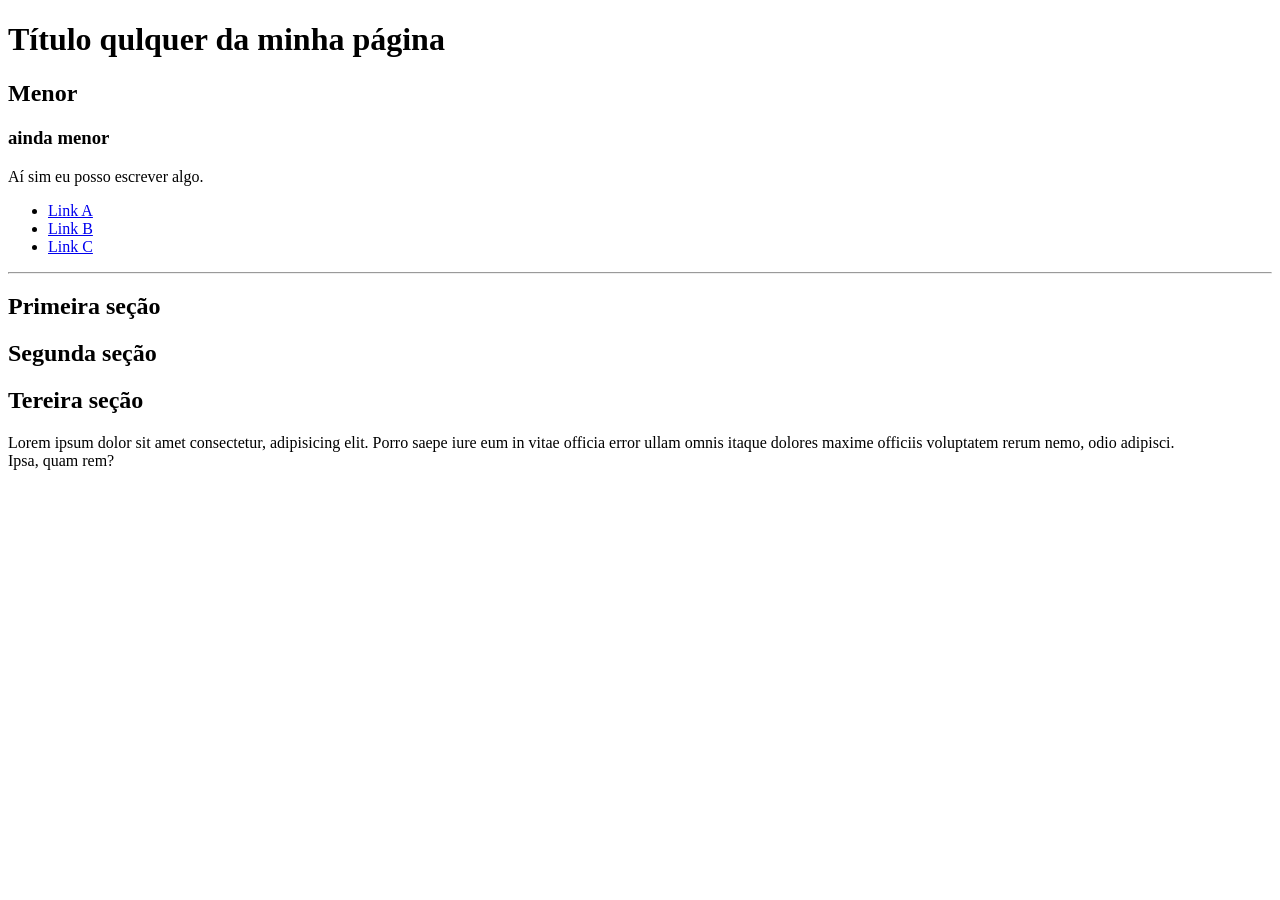
<file: Aula 3/index.html>
<!DOCTYPE html>
<html lang="pt-br">

<head>
    <meta charset="UTF-8">
    <meta name="viewport" content="width=device-width, initial-scale=1.0">
    <title>Qualquer coisa</title>
</head>

<body>
    <header>
        <h1>Título qulquer da minha página</h1>
        <h2>Menor</h2>
        <h3>ainda menor</h3>
        <p>Aí sim eu posso escrever algo.</p>
    </header>
    <nav>
        <ul>
            <li><a href="#primeira">Link A</a></li>
            <li><a href="#segunda">Link B</a></li>
            <li><a href="#terceira">Link C</a></li>
        </ul>
    </nav>
    <hr>

    <main>

        <!-- bota o comentário aqui -->


       

        <section id="primeira">
            <h2>Primeira seção</h2>
            








        <section id="segunda">
            <h2>Segunda seção</h2>
           








        </section id="terceira">
            <h2>Tereira seção</h2>
            <p>Lorem ipsum dolor sit amet consectetur, adipisicing elit. Porro saepe iure eum in vitae officia error ullam omnis itaque dolores maxime officiis voluptatem rerum nemo, odio adipisci.
                <br />
                 Ipsa, quam rem?</p>
        </section>
    </main>
</body>

</html>
</file>
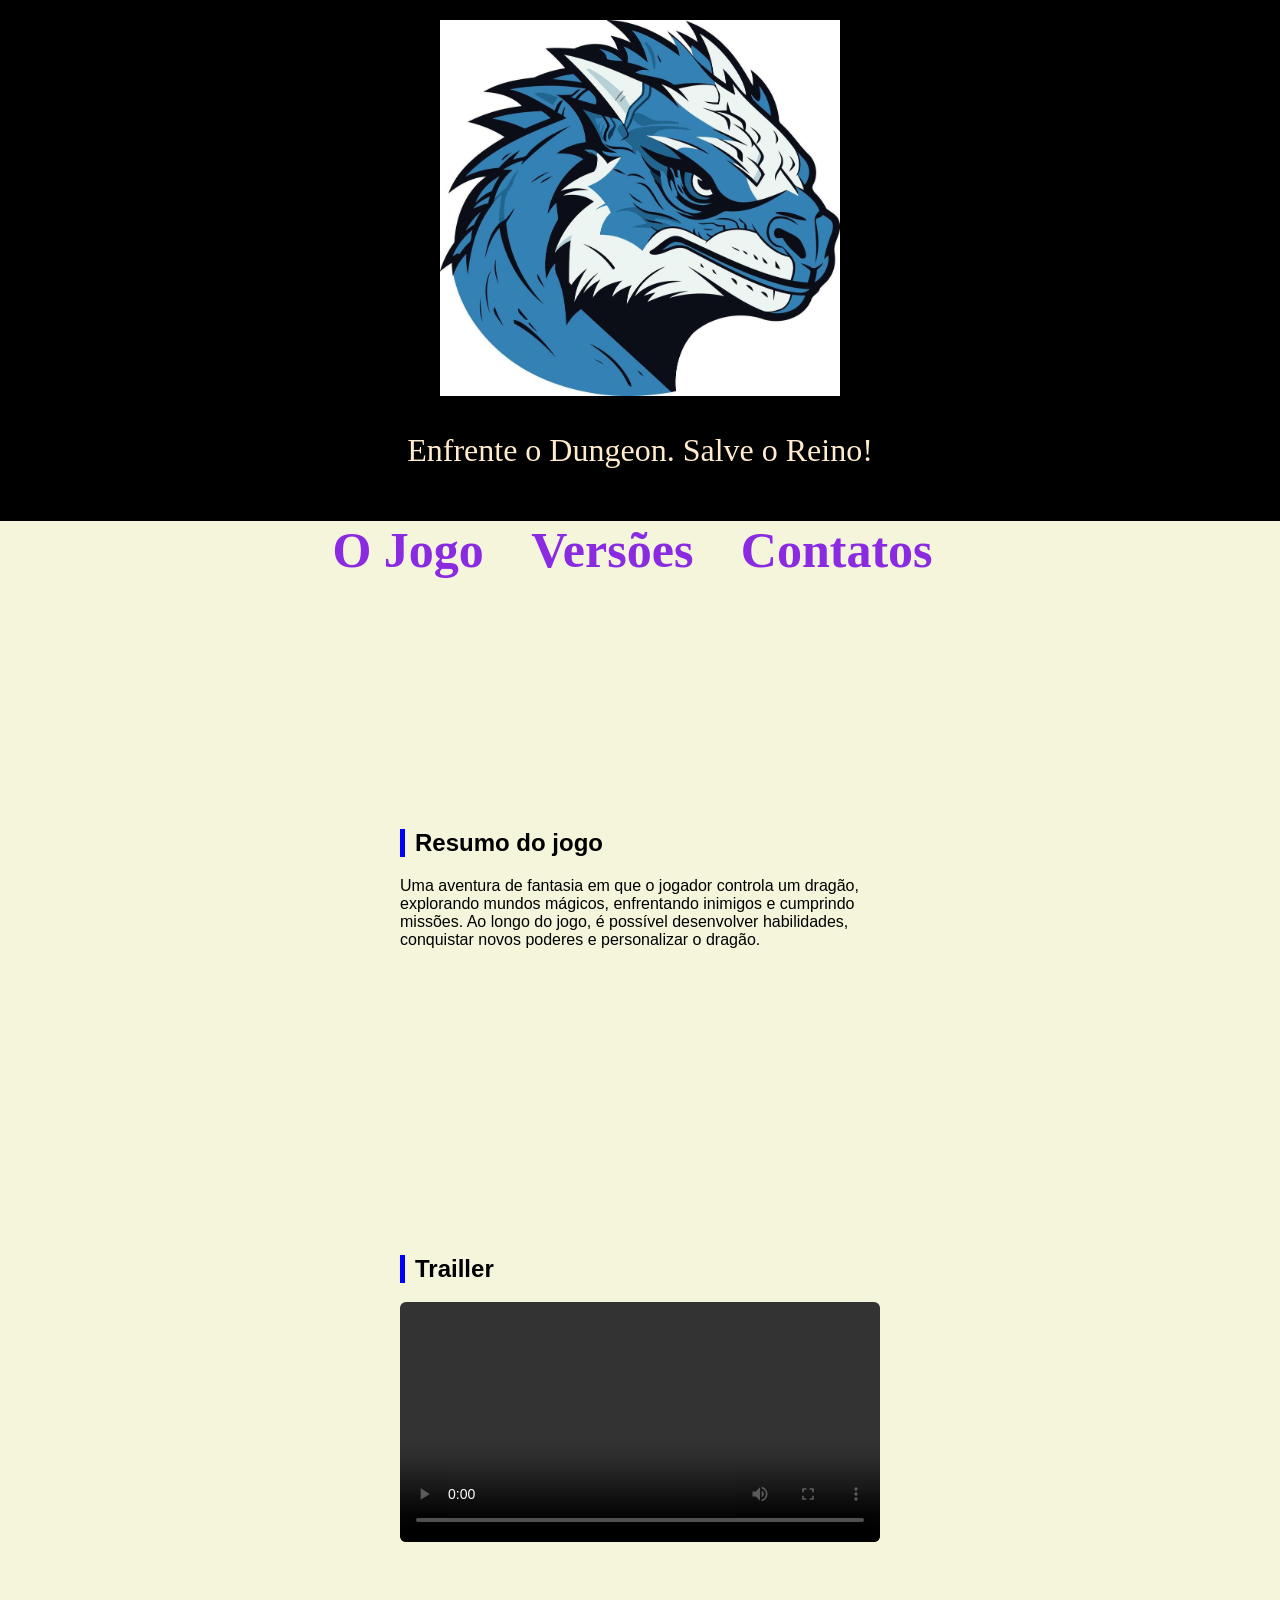
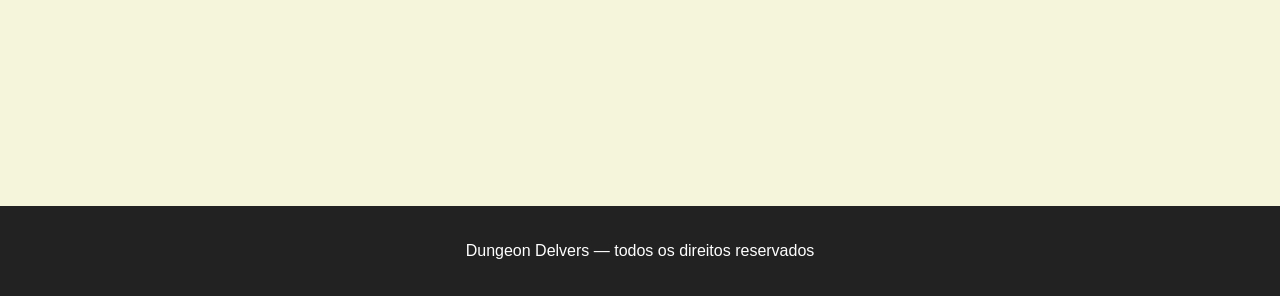
<file: Aula 4/index.html>
<!DOCTYPE html>
<html lang="pt-br">
<head>
    <meta charset="UTF-8">
    <meta name="viewport" content="width=device-width, initial-scale=1.0">
    <link rel="stylesheet" href="style1.css">
    <title>Dungeon Delvers</title>
</head>
<body>
<header>
<img id="logotipo" src="media/dragao.jpg" alt="Logotipo Dungeon Delvers">
<p>Enfrente o Dungeon. Salve o Reino!</p>

</header>

<nav>
    <ul>
        <li><a href="index.html">O Jogo</a></li>
        <li><a href="divulg.html">Versões</a></li>
        <li><a href="contato.html">Contatos</a></li>
    </ul>
</nav>

<main>

    <section id="resumo do jogo">
        <h2>Resumo do jogo</h2>
        <p>Uma aventura de fantasia em que o jogador controla um dragão, explorando mundos mágicos, enfrentando inimigos e cumprindo missões. Ao longo do jogo, é possível desenvolver habilidades, conquistar novos poderes e personalizar o dragão.</p>
    </section>
    
   


    <section id="trailler">
        <h2>Trailler</h2>
        <video controls width="480">
            <source src="https://interactive-examples.mdn.mozilla.net/media/cc0-videos/flower.mp4" type="video/mp4">
            Seu navegador não suporta o elemento de vídeo.
        </video>

    </section>

</main>

<footer>
    <p>Dungeon Delvers — todos os direitos reservados</p>
  </footer>

    
</body>

</html>
</file>
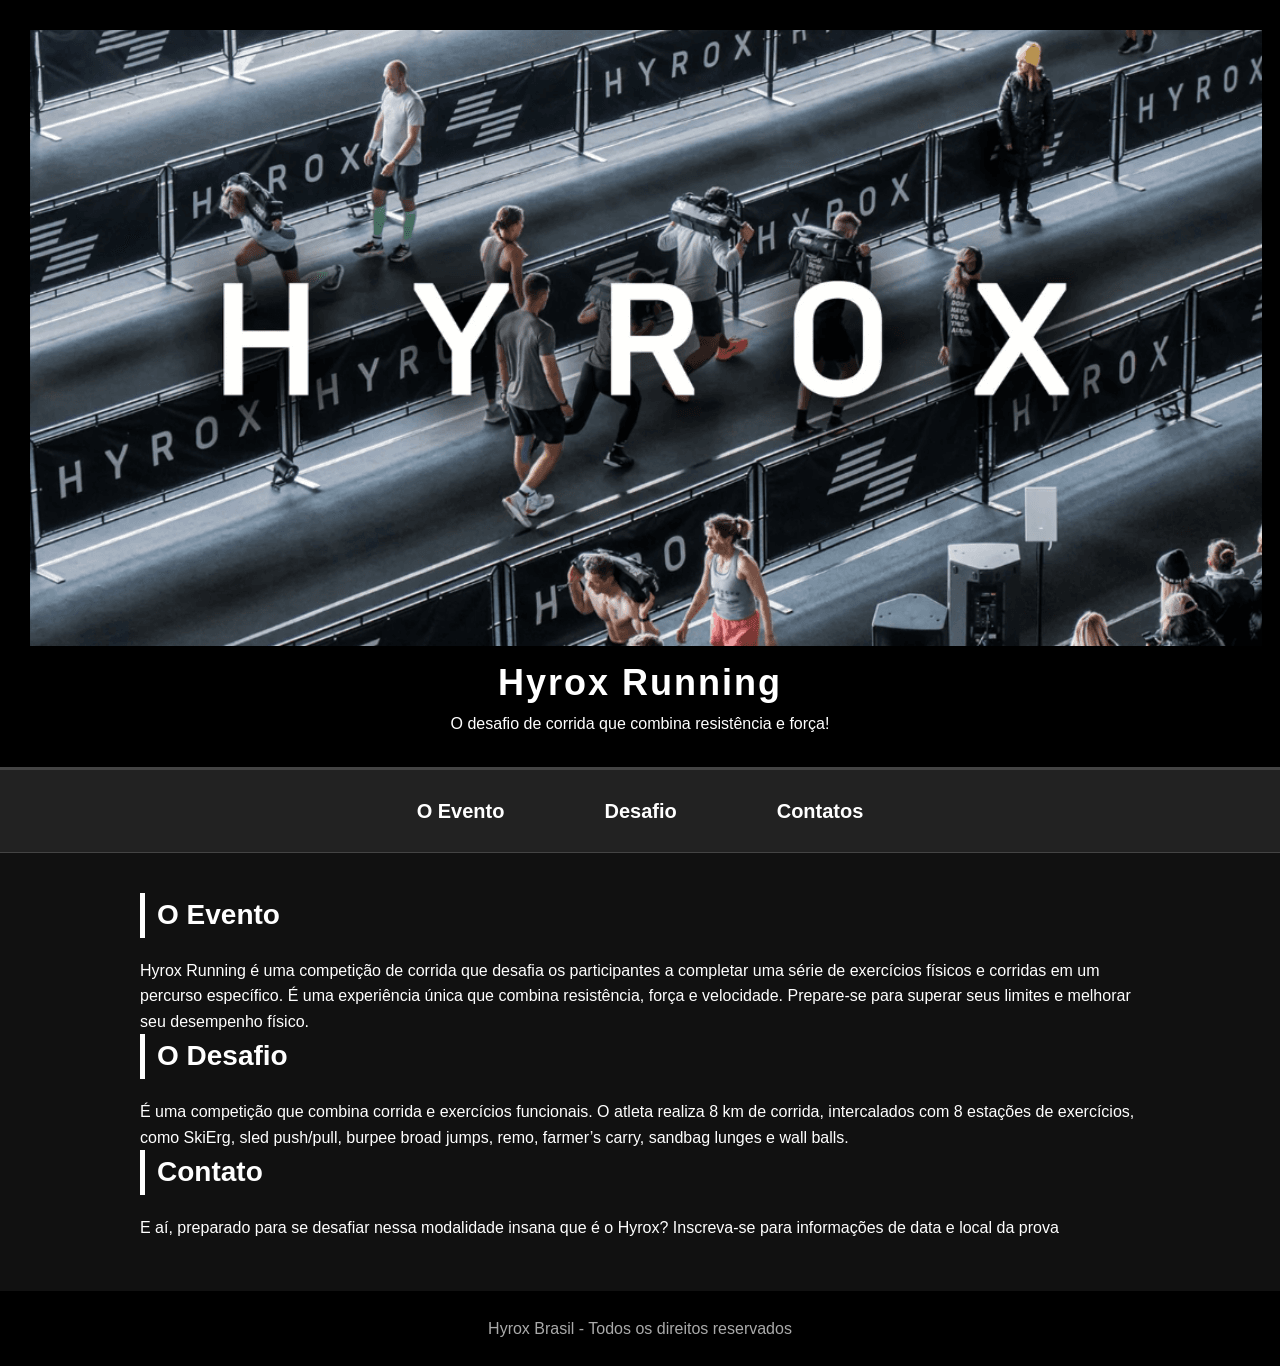
<file: Aula 6/index.html>
<!DOCTYPE html>
<html lang="pt-br">
<head>
    <meta charset="UTF-8">
    <meta name="viewport" content="width=device-width, initial-scale=1.0">
    <link rel="stylesheet" href="estilo.css">
    <title>Hyrox Running</title>
</head>
<body>
    <header>
        <img src="media/hyrox_fitness.png" alt="Hyrox Running">
    
        <h1>Hyrox Running</h1>
        <p>O desafio de corrida que combina resistência e força!</p>
    </header>

    <nav>
        <ul>
            <li><a href="index.html">O Evento</a></li>
            <li><a href="pag2.html">Desafio</a></li>
            <li><a href="pag3.html">Contatos</a></li>
        </ul>
    </nav>

    <main>
        
        <section id="resumo do evento">
            <h2>O Evento</h2>
            <p>Hyrox Running é uma competição de corrida que desafia os participantes a completar uma série de exercícios físicos e corridas em um percurso específico. É uma experiência única que combina resistência, força e velocidade. Prepare-se para superar seus limites e melhorar
                seu desempenho físico.</p>
        </section>  

        <section id="desafio">
            <h2>O Desafio</h2>
            <p>É uma competição que combina corrida e exercícios funcionais. O atleta realiza 8 km de corrida, intercalados com 8 estações de exercícios, como SkiErg, sled push/pull, burpee broad jumps, remo, farmer’s carry, sandbag lunges e wall balls. </p>
            <section id="contato">
                <h2>Contato</h2>
                <p>E aí, preparado para se desafiar nessa modalidade insana que é o Hyrox? Inscreva-se para informações de data e local da prova</p>
            </section>
    </main>

    <footer>
      <p>Hyrox Brasil - Todos os direitos reservados</p>  
    </footer>
    
</body>
</html>
</file>
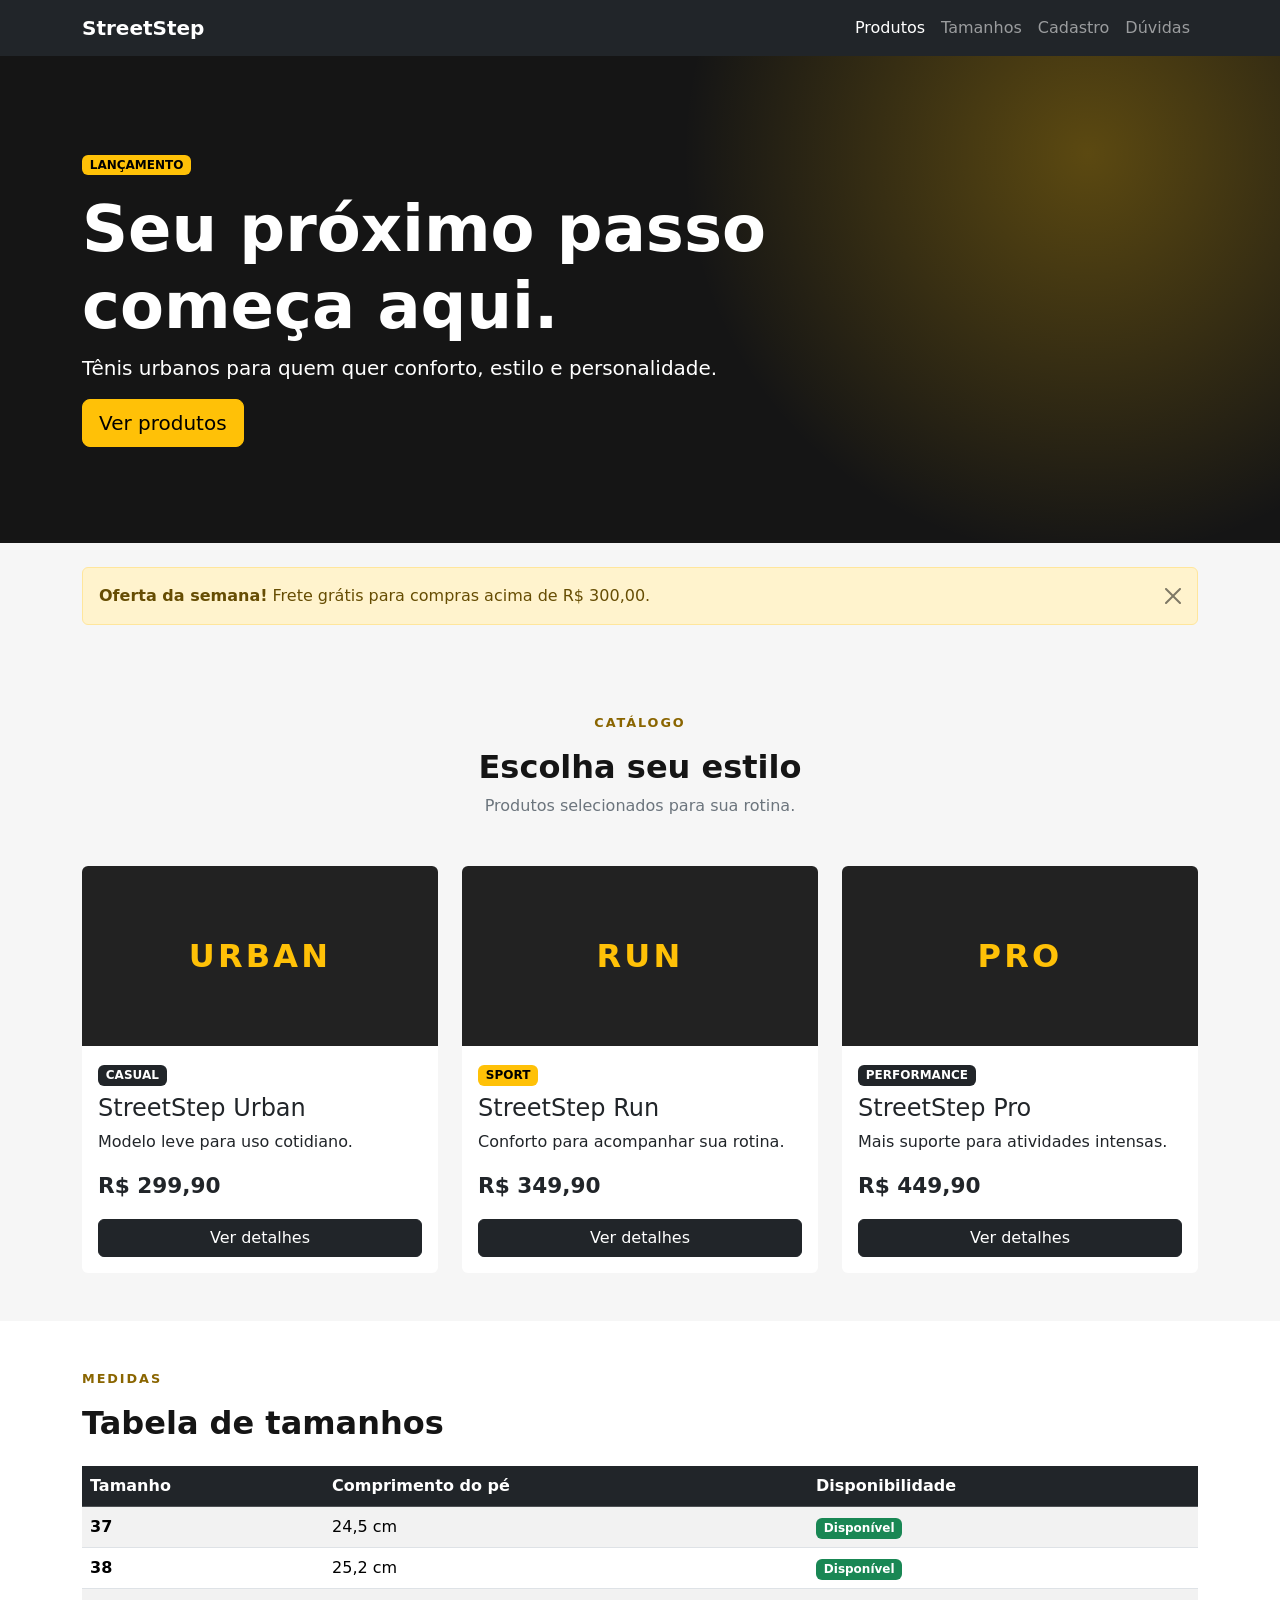
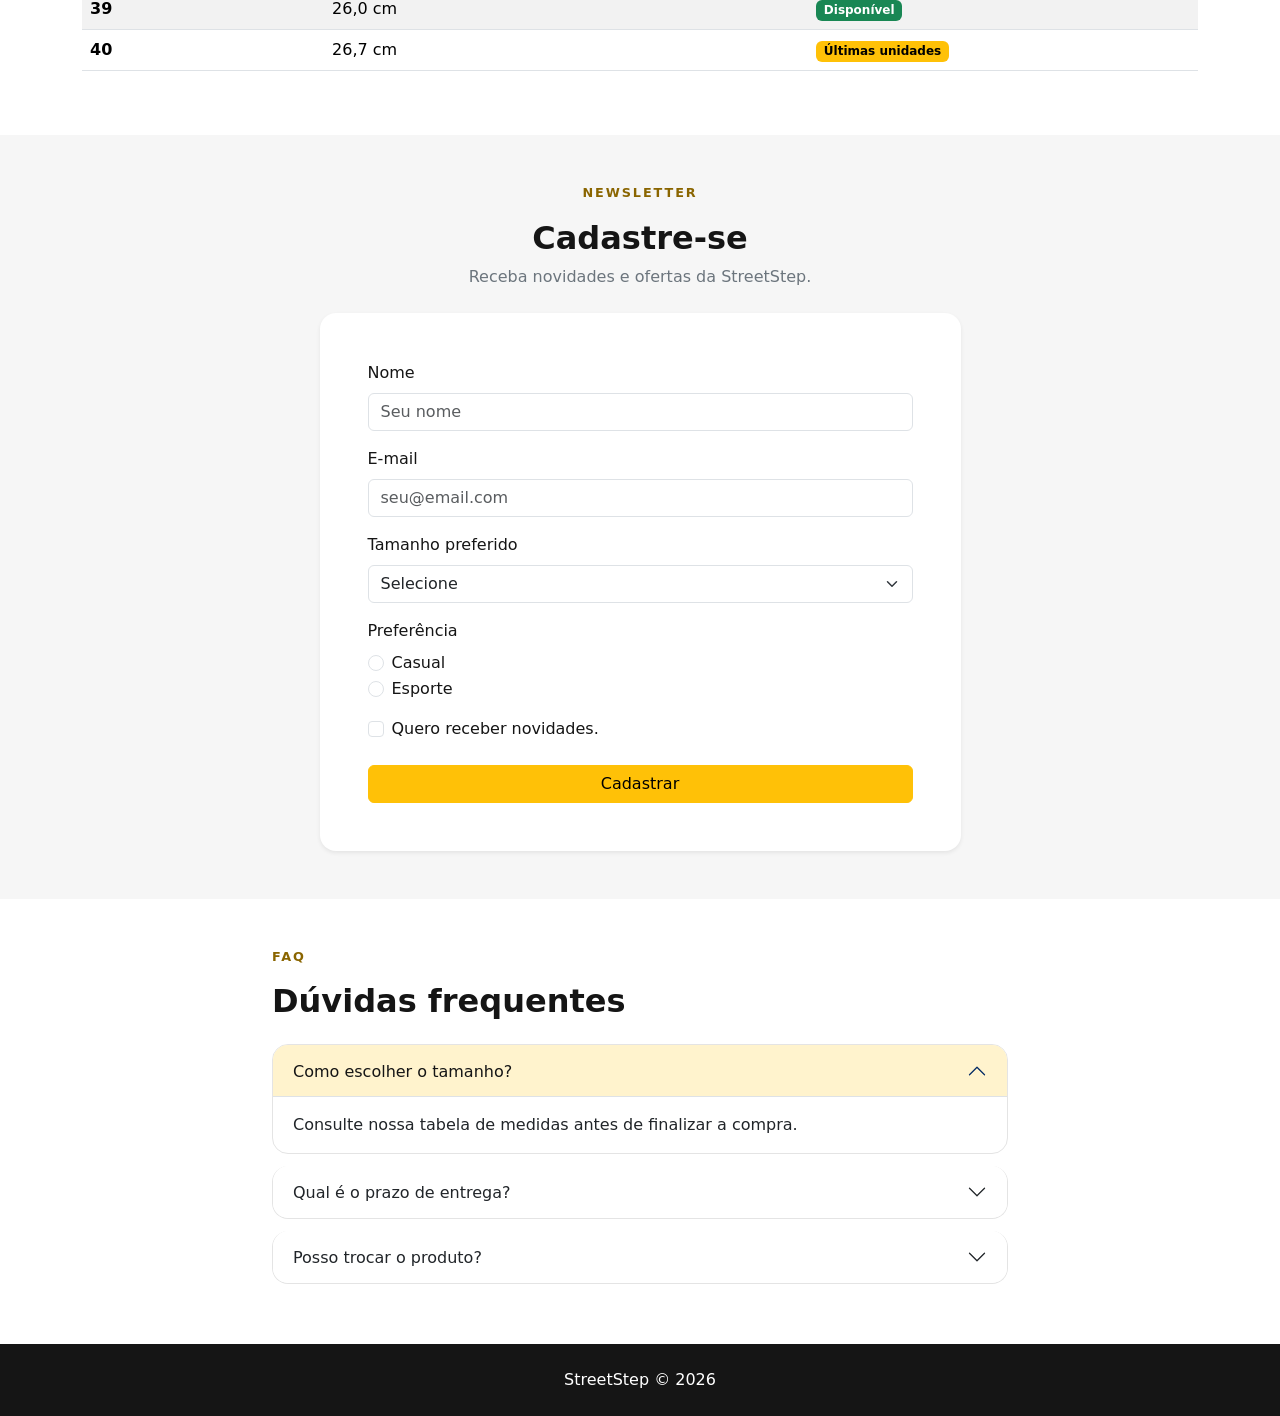
<file: Aula 8/index.html>
<!doctype html>
<html lang="pt-BR">
<head>
  <meta charset="utf-8">
  <meta name="viewport" content="width=device-width, initial-scale=1">
  <link rel="stylesheet" href="style.css">
  <title>StreetStep | Loja de Tênis</title>

  <!------------------------- Bootstrap 5.3.8 via CDN ------------------------->
  <link
    href="https://cdn.jsdelivr.net/npm/bootstrap@5.3.8/dist/css/bootstrap.min.css"
    rel="stylesheet">

  <link rel="stylesheet" href="style.css">
</head>

<body>

  <!------------------------- NAVBAR ------------------------->
  <header>
    <nav class="navbar navbar-expand-lg navbar-dark bg-dark">
      <div class="container">
        <a class="navbar-brand fw-bold" href="#inicio">
          StreetStep
        </a>

        <button
          class="navbar-toggler"
          type="button"
          data-bs-toggle="collapse"
          data-bs-target="#menuPrincipal"
          aria-controls="menuPrincipal"
          aria-expanded="false"
          aria-label="Abrir menu">
          <span class="navbar-toggler-icon"></span>
        </button>

        <div class="collapse navbar-collapse" id="menuPrincipal">
          <ul class="navbar-nav ms-auto">
            <li class="nav-item">
              <a class="nav-link active" href="#produtos">Produtos</a>
            </li>
            <li class="nav-item">
              <a class="nav-link" href="#tamanhos">Tamanhos</a>
            </li>
            <li class="nav-item">
              <a class="nav-link" href="#cadastro">Cadastro</a>
            </li>
            <li class="nav-item">
              <a class="nav-link" href="#duvidas">Dúvidas</a>
            </li>
          </ul>
        </div>
      </div>
    </nav>
  </header>

  <main>

    <!------------------------- HERO ------------------------->
    <section id="inicio" class="hero py-5">
      <div class="container py-5">
        <div class="row align-items-center">
          <div class="col-lg-8">
            <span class="badge text-bg-warning mb-3">
              LANÇAMENTO
            </span>

            <h1 class="display-3 fw-bold">
              Seu próximo passo começa aqui.
            </h1>

            <p class="lead">
              Tênis urbanos para quem quer conforto, estilo e personalidade.
            </p>

            <a href="#produtos" class="btn btn-warning btn-lg">
              Ver produtos
            </a>
          </div>
        </div>
      </div>
    </section>

    <!------------------------- ALERT ------------------------->
    <section class="py-4">
      <div class="container">
        <div
          class="alert alert-warning alert-dismissible fade show"
          role="alert">

          <strong>Oferta da semana!</strong>
          Frete grátis para compras acima de R$ 300,00.

          <button
            type="button"
            class="btn-close"
            data-bs-dismiss="alert"
            aria-label="Fechar">
          </button>
        </div>
      </div>
    </section>

    <!------------------------- PRODUTOS ------------------------->
    <section id="produtos" class="py-5">
      <div class="container">

        <div class="text-center mb-5">
          <p class="section-label">CATÁLOGO</p>
          <h2 class="fw-bold">Escolha seu estilo</h2>
          <p class="text-secondary">
            Produtos selecionados para sua rotina.
          </p>
        </div>

        <div class="row g-4">

          <div class="col-md-4">
            <article class="card product-card h-100">
              <div class="product-placeholder">URBAN</div>

              <div class="card-body">
                <span class="badge text-bg-dark mb-2">CASUAL</span>

                <h3 class="h4 card-title">
                  StreetStep Urban
                </h3>

                <p class="card-text">
                  Modelo leve para uso cotidiano.
                </p>

                <p class="price">
                  R$ 299,90
                </p>

                <button
                  type="button"
                  class="btn btn-dark w-100"
                  data-bs-toggle="modal"
                  data-bs-target="#modalUrban">
                  Ver detalhes
                </button>
              </div>
            </article>
          </div>

          <div class="col-md-4">
            <article class="card product-card h-100">
              <div class="product-placeholder">RUN</div>

              <div class="card-body">
                <span class="badge text-bg-warning mb-2">SPORT</span>

                <h3 class="h4 card-title">
                  StreetStep Run
                </h3>

                <p class="card-text">
                  Conforto para acompanhar sua rotina.
                </p>

                <p class="price">
                  R$ 349,90
                </p>

                <button
                  type="button"
                  class="btn btn-dark w-100"
                  data-bs-toggle="modal"
                  data-bs-target="#modalRun">
                  Ver detalhes
                </button>
              </div>
            </article>
          </div>

          <div class="col-md-4">
            <article class="card product-card h-100">
              <div class="product-placeholder">PRO</div>

              <div class="card-body">
                <span class="badge text-bg-dark mb-2">PERFORMANCE</span>

                <h3 class="h4 card-title">
                  StreetStep Pro
                </h3>

                <p class="card-text">
                  Mais suporte para atividades intensas.
                </p>

                <p class="price">
                  R$ 449,90
                </p>

                <button
                  type="button"
                  class="btn btn-dark w-100"
                  data-bs-toggle="modal"
                  data-bs-target="#modalPro">
                  Ver detalhes
                </button>
              </div>
            </article>
          </div>

        </div>
      </div>
    </section>

    <!------------------------- TABLE ------------------------->
    <section id="tamanhos" class="py-5 bg-white">
      <div class="container">

        <div class="mb-4">
          <p class="section-label">MEDIDAS</p>
          <h2 class="fw-bold">Tabela de tamanhos</h2>
        </div>

        <div class="table-responsive">
          <table class="table table-striped table-hover align-middle">
            <thead class="table-dark">
              <tr>
                <th scope="col">Tamanho</th>
                <th scope="col">Comprimento do pé</th>
                <th scope="col">Disponibilidade</th>
              </tr>
            </thead>

            <tbody>
              <tr>
                <th scope="row">37</th>
                <td>24,5 cm</td>
                <td><span class="badge text-bg-success">Disponível</span></td>
              </tr>

              <tr>
                <th scope="row">38</th>
                <td>25,2 cm</td>
                <td><span class="badge text-bg-success">Disponível</span></td>
              </tr>

              <tr>
                <th scope="row">39</th>
                <td>26,0 cm</td>
                <td><span class="badge text-bg-success">Disponível</span></td>
              </tr>

              <tr>
                <th scope="row">40</th>
                <td>26,7 cm</td>
                <td><span class="badge text-bg-warning">Últimas unidades</span></td>
              </tr>
            </tbody>
          </table>
        </div>

      </div>
    </section>

    <!------------------------- FORM ------------------------->
    <section id="cadastro" class="py-5">
      <div class="container">

        <div class="row justify-content-center">
          <div class="col-lg-7">

            <div class="text-center mb-4">
              <p class="section-label">NEWSLETTER</p>
              <h2 class="fw-bold">Cadastre-se</h2>
              <p class="text-secondary">
                Receba novidades e ofertas da StreetStep.
              </p>
            </div>

            <form class="bg-white p-4 p-md-5 rounded-4 shadow-sm">

              <div class="mb-3">
                <label for="nome" class="form-label">
                  Nome
                </label>

                <input
                  type="text"
                  class="form-control"
                  id="nome"
                  name="nome"
                  placeholder="Seu nome"
                  required>
              </div>

              <div class="mb-3">
                <label for="email" class="form-label">
                  E-mail
                </label>

                <input
                  type="email"
                  class="form-control"
                  id="email"
                  name="email"
                  placeholder="seu@email.com"
                  required>
              </div>

              <div class="mb-3">
                <label for="tamanho" class="form-label">
                  Tamanho preferido
                </label>

                <select
                  class="form-select"
                  id="tamanho"
                  name="tamanho"
                  required>

                  <option value="" selected>
                    Selecione
                  </option>

                  <option value="37">37</option>
                  <option value="38">38</option>
                  <option value="39">39</option>
                  <option value="40">40</option>
                </select>
              </div>

              <div class="mb-3">
                <label class="form-label d-block">
                  Preferência
                </label>

                <div class="form-check">
                  <input
                    class="form-check-input"
                    type="radio"
                    name="preferencia"
                    id="casual"
                    value="casual">

                  <label class="form-check-label" for="casual">
                    Casual
                  </label>
                </div>

                <div class="form-check">
                  <input
                    class="form-check-input"
                    type="radio"
                    name="preferencia"
                    id="esporte"
                    value="esporte">

                  <label class="form-check-label" for="esporte">
                    Esporte
                  </label>
                </div>
              </div>

              <div class="form-check mb-4">
                <input
                  class="form-check-input"
                  type="checkbox"
                  id="novidades"
                  name="novidades">

                <label class="form-check-label" for="novidades">
                  Quero receber novidades.
                </label>
              </div>

              <button type="submit" class="btn btn-warning w-100">
                Cadastrar
              </button>

            </form>

          </div>
        </div>

      </div>
    </section>

    <!------------------------- ACCORDION ------------------------->
    <section id="duvidas" class="py-5 bg-white">
      <div class="container">

        <div class="row justify-content-center">
          <div class="col-lg-8">

            <div class="mb-4">
              <p class="section-label">FAQ</p>
              <h2 class="fw-bold">Dúvidas frequentes</h2>
            </div>

            <div class="accordion" id="accordionDuvidas">

              <div class="accordion-item">
                <h3 class="accordion-header">
                  <button
                    class="accordion-button"
                    type="button"
                    data-bs-toggle="collapse"
                    data-bs-target="#duvidaUm"
                    aria-expanded="true"
                    aria-controls="duvidaUm">

                    Como escolher o tamanho?

                  </button>
                </h3>

                <div
                  id="duvidaUm"
                  class="accordion-collapse collapse show"
                  data-bs-parent="#accordionDuvidas">

                  <div class="accordion-body">
                    Consulte nossa tabela de medidas antes de finalizar a compra.
                  </div>

                </div>
              </div>

              <div class="accordion-item">
                <h3 class="accordion-header">
                  <button
                    class="accordion-button collapsed"
                    type="button"
                    data-bs-toggle="collapse"
                    data-bs-target="#duvidaDois"
                    aria-expanded="false"
                    aria-controls="duvidaDois">

                    Qual é o prazo de entrega?

                  </button>
                </h3>

                <div
                  id="duvidaDois"
                  class="accordion-collapse collapse"
                  data-bs-parent="#accordionDuvidas">

                  <div class="accordion-body">
                    O prazo depende da região e é apresentado no fechamento do pedido.
                  </div>

                </div>
              </div>

              <div class="accordion-item">
                <h3 class="accordion-header">
                  <button
                    class="accordion-button collapsed"
                    type="button"
                    data-bs-toggle="collapse"
                    data-bs-target="#duvidaTres"
                    aria-expanded="false"
                    aria-controls="duvidaTres">

                    Posso trocar o produto?

                  </button>
                </h3>

                <div
                  id="duvidaTres"
                  class="accordion-collapse collapse"
                  data-bs-parent="#accordionDuvidas">

                  <div class="accordion-body">
                    Consulte as condições de troca da loja antes de realizar o pedido.
                  </div>

                </div>
              </div>

            </div>
          </div>
        </div>

      </div>
    </section>

  </main>

  <!------------------------- MODAIS ------------------------->

  <div
    class="modal fade"
    id="modalUrban"
    tabindex="-1"
    aria-labelledby="modalUrbanLabel"
    aria-hidden="true">

    <div class="modal-dialog modal-dialog-centered">
      <div class="modal-content">

        <div class="modal-header">
          <h2 class="modal-title h5" id="modalUrbanLabel">
            StreetStep Urban
          </h2>

          <button
            type="button"
            class="btn-close"
            data-bs-dismiss="modal"
            aria-label="Fechar">
          </button>
        </div>

        <div class="modal-body">
          Modelo leve para uso cotidiano.
          <strong>R$ 299,90</strong>
        </div>

        <div class="modal-footer">
          <button
            type="button"
            class="btn btn-secondary"
            data-bs-dismiss="modal">
            Fechar
          </button>
        </div>

      </div>
    </div>
  </div>

  <div
    class="modal fade"
    id="modalRun"
    tabindex="-1"
    aria-labelledby="modalRunLabel"
    aria-hidden="true">

    <div class="modal-dialog modal-dialog-centered">
      <div class="modal-content">

        <div class="modal-header">
          <h2 class="modal-title h5" id="modalRunLabel">
            StreetStep Run
          </h2>

          <button
            type="button"
            class="btn-close"
            data-bs-dismiss="modal"
            aria-label="Fechar">
          </button>
        </div>

        <div class="modal-body">
          Conforto para acompanhar sua rotina.
          <strong>R$ 349,90</strong>
        </div>

        <div class="modal-footer">
          <button
            type="button"
            class="btn btn-secondary"
            data-bs-dismiss="modal">
            Fechar
          </button>
        </div>

      </div>
    </div>
  </div>

  <div
    class="modal fade"
    id="modalPro"
    tabindex="-1"
    aria-labelledby="modalProLabel"
    aria-hidden="true">

    <div class="modal-dialog modal-dialog-centered">
      <div class="modal-content">

        <div class="modal-header">
          <h2 class="modal-title h5" id="modalProLabel">
            StreetStep Pro
          </h2>

          <button
            type="button"
            class="btn-close"
            data-bs-dismiss="modal"
            aria-label="Fechar">
          </button>
        </div>

        <div class="modal-body">
          Mais suporte para atividades intensas.
          <strong>R$ 449,90</strong>
        </div>

        <div class="modal-footer">
          <button
            type="button"
            class="btn btn-secondary"
            data-bs-dismiss="modal">
            Fechar
          </button>
        </div>

      </div>
    </div>
  </div>

  <footer class="py-4">
    <div class="container text-center">
      <p class="mb-0">StreetStep &copy; 2026</p>
    </div>
  </footer>

  <script
    src="https://cdn.jsdelivr.net/npm/bootstrap@5.3.8/dist/js/bootstrap.bundle.min.js">
  </script>

</body>
</html>
</file>
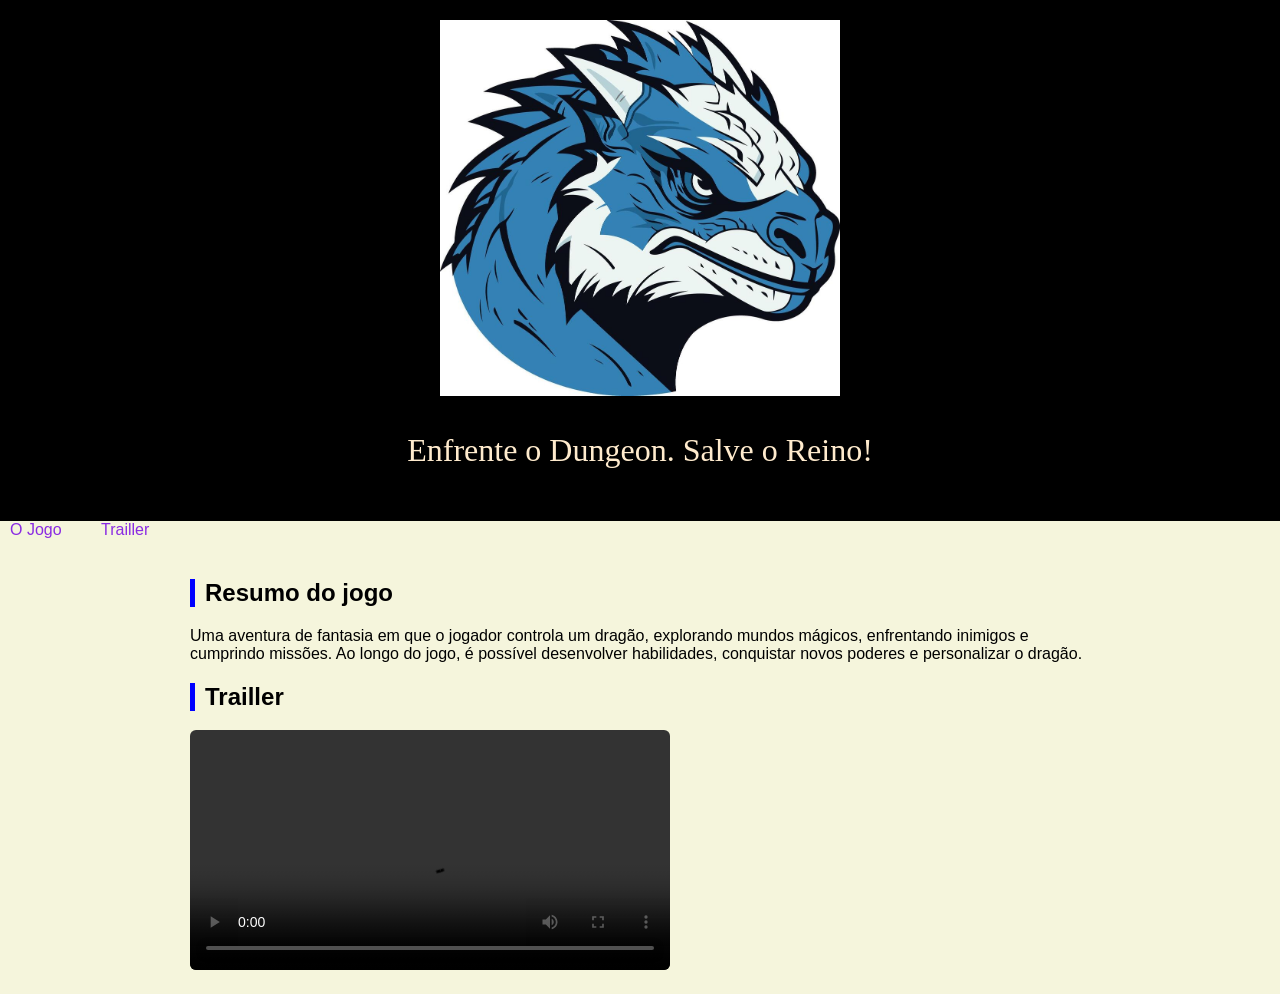
<file: Aula 3/divulg.html>
<!DOCTYPE html>
<html lang="pt-br">
<head>
    <meta charset="UTF-8">
    <meta name="viewport" content="width=device-width, initial-scale=1.0">
    <link rel="stylesheet" href="style1.css">
    <title>Dungeon Delvers</title>
</head>
<body>
<header>
<img id="logotipo" src="media/dragao.jpg" alt="Logotipo Dungeon Delvers">
<p>Enfrente o Dungeon. Salve o Reino!</p>

</header>

<nav>
    <ul>
        <li><a href="#resumo do jogo">O Jogo</a></li>
        <li><a href="#trailler">Trailler</a></li>
    </ul>
</nav>

<main>

    <section id="resumo do jogo">
        <h2>Resumo do jogo</h2>
        <p>Uma aventura de fantasia em que o jogador controla um dragão, explorando mundos mágicos, enfrentando inimigos e cumprindo missões. Ao longo do jogo, é possível desenvolver habilidades, conquistar novos poderes e personalizar o dragão.</p>
    </section>
    
   


    <section id="trailler">
        <h2>Trailler</h2>
        <video controls width="480">
            <source src="https://interactive-examples.mdn.mozilla.net/media/cc0-videos/flower.mp4" type="video/mp4">
            Seu navegador não suporta o elemento de vídeo.
        </video>

    </section>

</main>

    
</body>
</html>
</file>
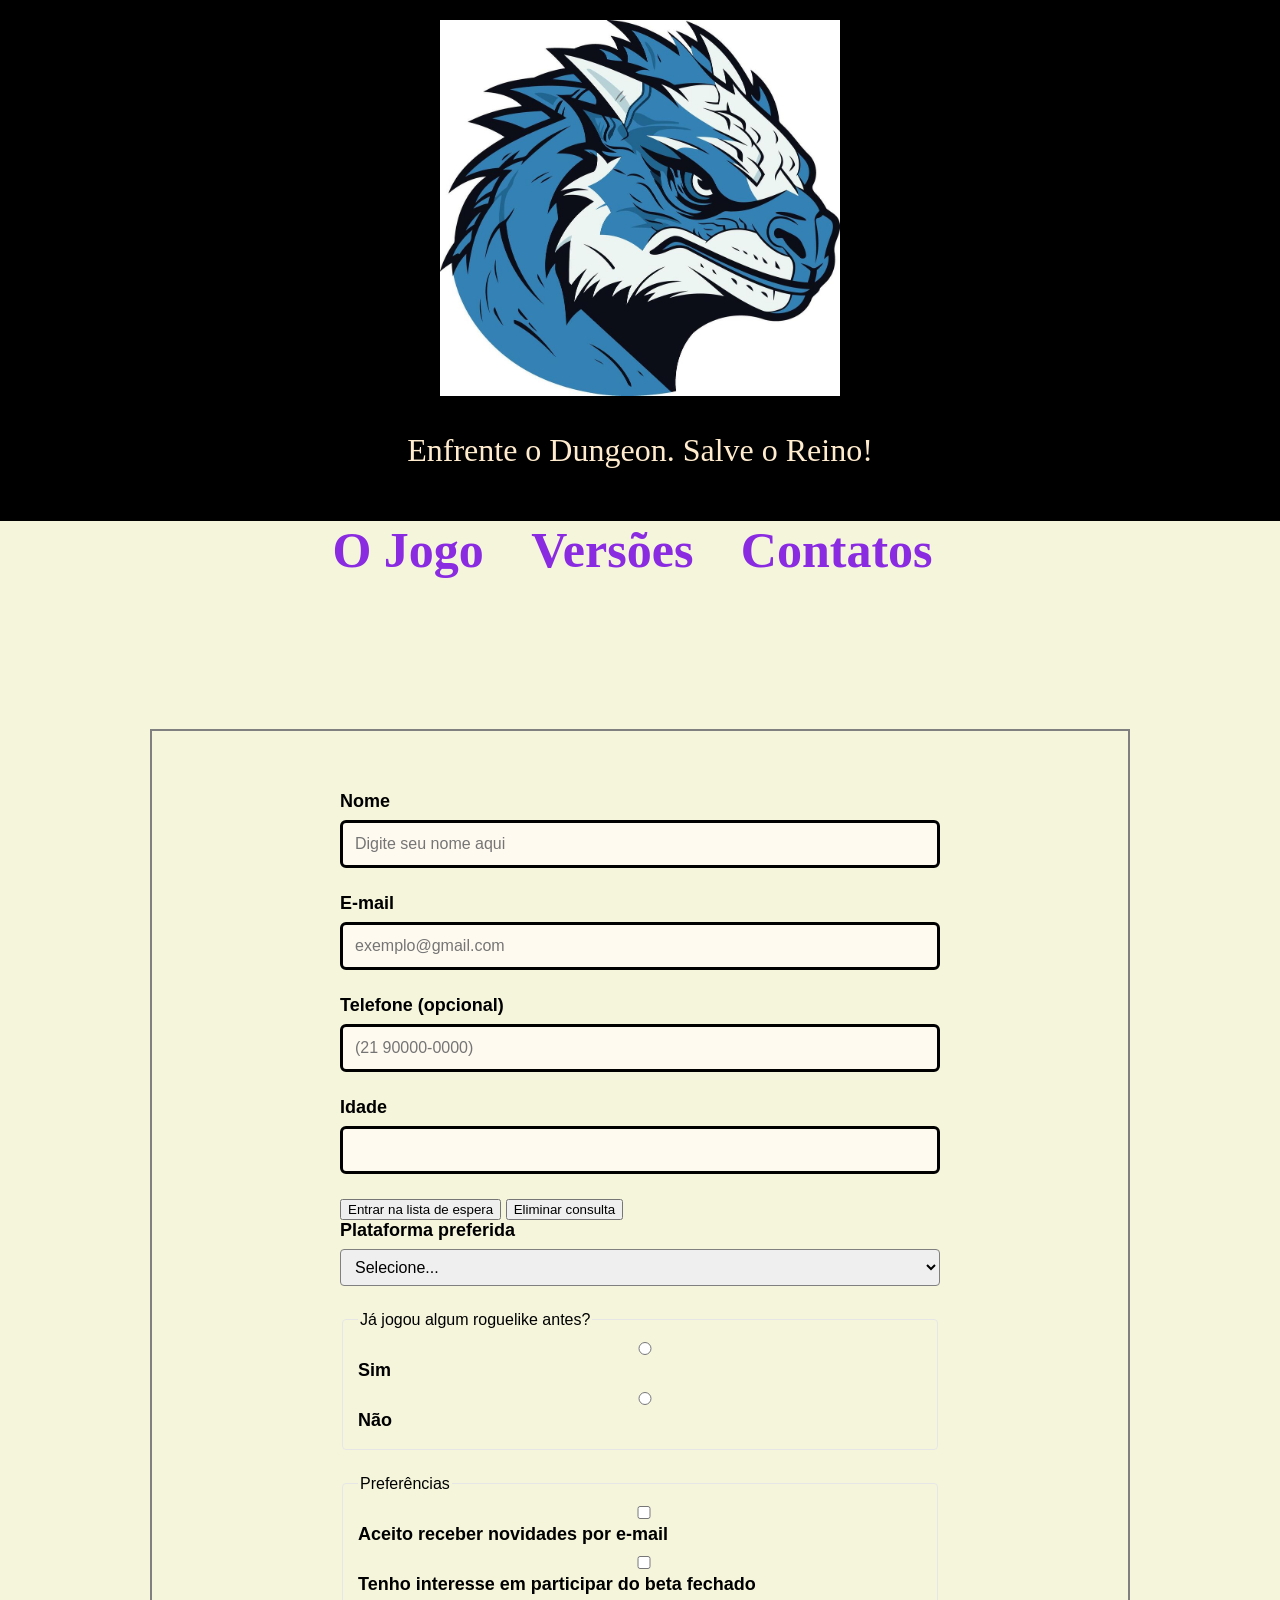
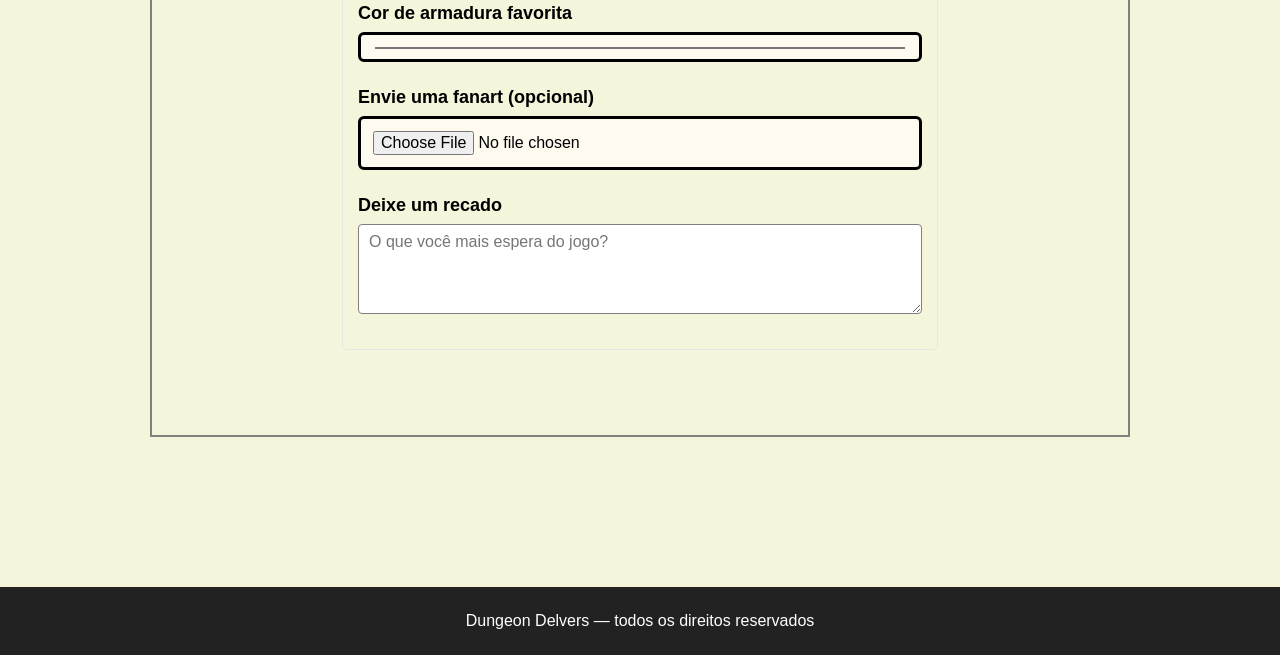
<file: Aula 4/contato.html>
<!DOCTYPE html>
<html lang="pt-br">
<head>
    <meta charset="UTF-8">
    <meta name="viewport" content="width=device-width, initial-scale=1.0">
    <link rel="stylesheet" href="style2.css">
    <title>Dungeon Delvers</title>
</head>
<body>
<header>
<img id="logotipo" src="media/dragao.jpg" alt="Logotipo Dungeon Delvers">
<p>Enfrente o Dungeon. Salve o Reino!</p>

</header>

<nav>
    <ul>
        <li><a href="index.html">O Jogo</a></li>
        <li><a href="divulg.html">Versões</a></li>
        <li><a href="contato.html">Contatos</a></li>
    </ul>
</nav>

<main>


<section>

    <form action="#" method="post">

        <div class="campo">
            <label for="nome">Nome</label>
            <input
            type="text"
            id="nome"
            name="nome"
            placeholder="Digite seu nome aqui"
            >
        </div>



        <div class="campo">
            <label for="email">E-mail</label>
            <input
            type="email"
            id="email"
            name="email"
            placeholder="exemplo@gmail.com"
            >
        </div>

        <div class="campo">
            <label for="telefone">Telefone (opcional)
            </label>
            <input
            type="tel"
            id="telefone"
            name="telefone"
            placeholder="(21 90000-0000)"
            pattern="\(?\d{2}\)?\s?\d{5,4}\-?\d{4}"
            >
        </div>

        <div class="campo">
        <label for="idade">Idade</label>
        <input 
        type="number"
        id="idade"
        name="idade"
        min="16"
        max="95"
        >
        </div>

        <button type="submit">Entrar na lista de espera</button>

        <button type="reset">Eliminar consulta</button>
        
        
        <div class="campo">
            <label for="plataforma">Plataforma preferida</label>
            <select id="plataforma" name="plataforma">
              <option value="">Selecione...</option>
              <option value="pc">PC</option>
              <option value="playstation">PlayStation</option>
              <option value="xbox">Xbox</option>
              <option value="switch">Nintendo Switch</option>
            </select>
          </div>

        <fieldset class="campo">
            <legend>Já jogou algum roguelike antes?</legend>

            <label for="roguelike-sim">
                <input type="radio" id="roguelike-sim"
                name="roguelike" value="sim">
                Sim
            </label>

            <label for="roguelike-nao">
                <input type="radio" id="roguelike-nao"
                name="roguelike" value="nao">
                Não
            </label>
        </fieldset>

        <fieldset class="campo">
            <legend>Preferências</legend>

            <label for="novidades">
                <input type="checkbox" id="novidades"
                name="novidades" value="sim">
                Aceito receber novidades por e-mail
            </label>

            <label for="beta">
                <input type="checkbox" id="beta"
                name="beta" value="sim">
                Tenho interesse em participar do beta fechado
            </label>

            <div class="campo">
                <label for="cor-favorita">Cor de armadura favorita</label>
                <input type="color" id="cor-favorita"
                name="cor-favorita" value="blue"> 
            </div>

            <div class="campo">
                <label for="fanart">Envie uma fanart (opcional)</label>
                <input type="file" id="fanart"
                name="fanart" accept="image/*"> 
            </div>

            <div class="campo">
                <label for="recado">Deixe um recado</label>
                <textarea id="recado" name="recado" rows="4"
                placeholder="O que você mais espera do jogo?"></textarea>
            </div>

    </form>

</section>

</main>

<footer>
    <p>Dungeon Delvers — todos os direitos reservados</p>
  </footer>
    
</body>

</html>
</file>
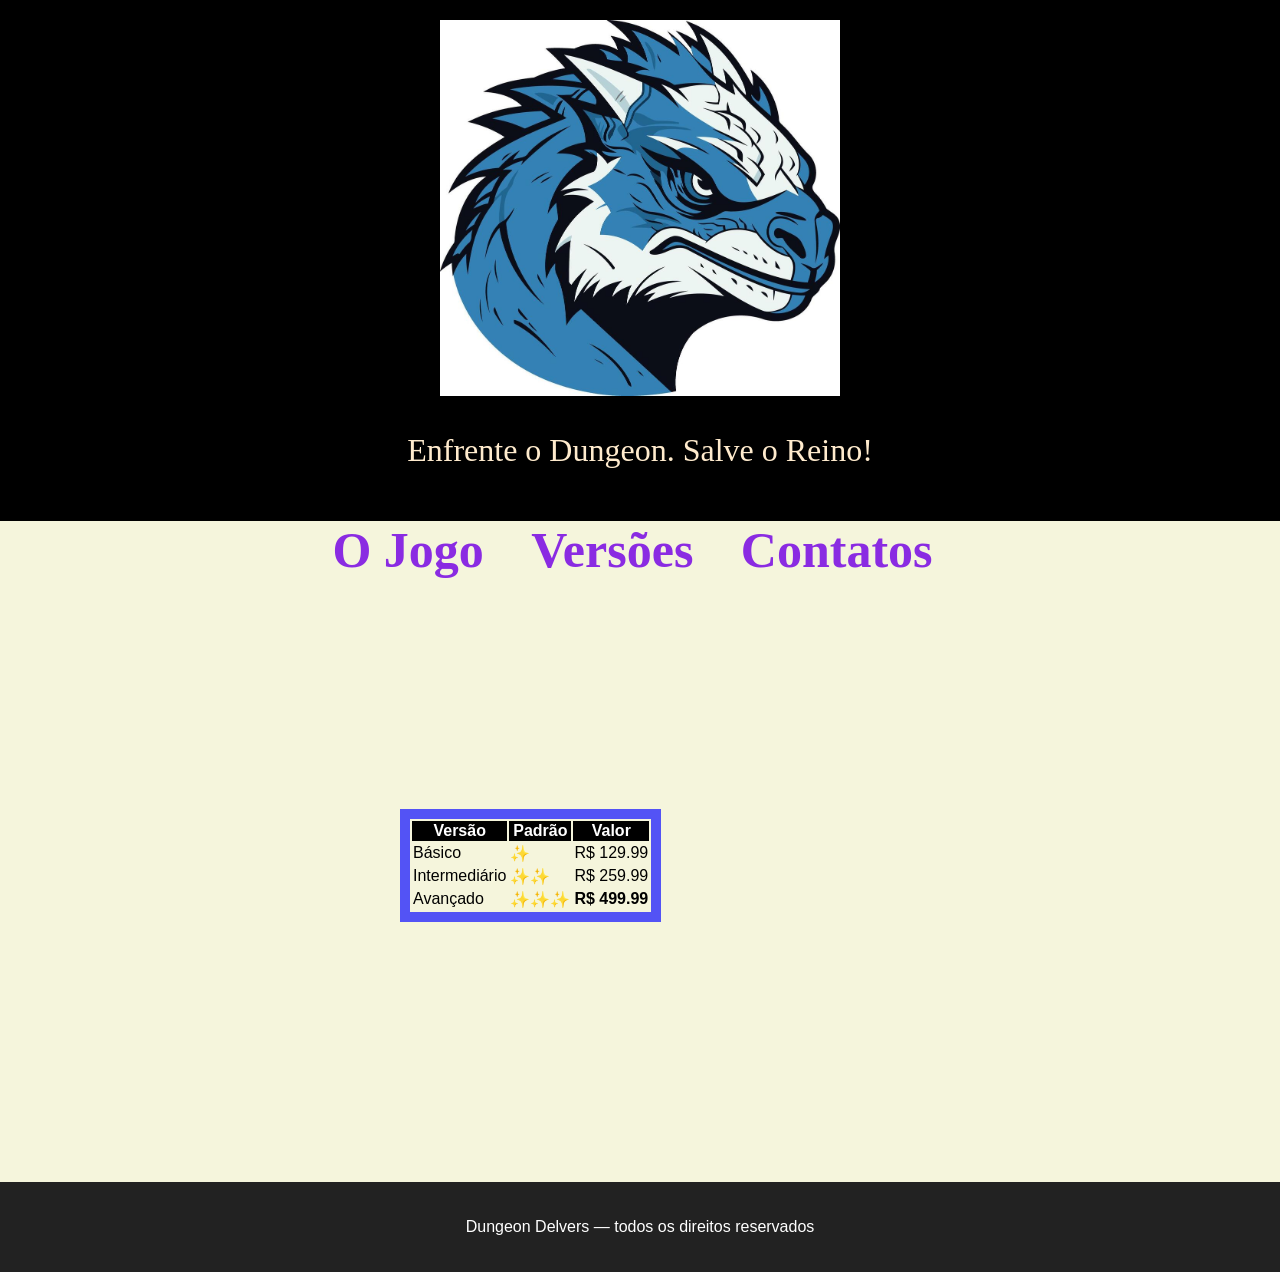
<file: Aula 4/divulg.html>
<!DOCTYPE html>
<html lang="pt-br">
<head>
    <meta charset="UTF-8">
    <meta name="viewport" content="width=device-width, initial-scale=1.0">
    <link rel="stylesheet" href="style1.css">
    <title>Dungeon Delvers</title>
</head>
<body>
<header>
<img id="logotipo" src="media/dragao.jpg" alt="Logotipo Dungeon Delvers">
<p>Enfrente o Dungeon. Salve o Reino!</p>

</header>

<nav>
    <ul>
        <li><a href="index.html">O Jogo</a></li>
        <li><a href="divulg.html">Versões</a></li>
        <li><a href="contato.html">Contatos</a></li>
    </ul>
</nav>

<main>
    
    <section>
<table id="divisao">
    <thead>
        <tr id="topo">
           <th>Versão</th> 
           <th>Padrão</th>
           <th>Valor</th>
        </tr>
    </thead>
    <tbody>
        <tr>
        <td>Básico</td>
        <td>✨</td>
        <td>R$ 129.99</td>
        </tr>

        <tr>
            <td>Intermediário</td>
            <td>✨✨</td>
            <td>R$ 259.99</td>
            </tr>

        <tr>
             <td>Avançado</td>
             <td>✨✨✨</td>
             <td><strong>R$ 499.99</strong></td>
             </tr>

    
    </tbody>
</table>
</section>



</main>

<footer>
    <p>Dungeon Delvers — todos os direitos reservados</p>
  </footer>

    
</body>

</html>
</file>
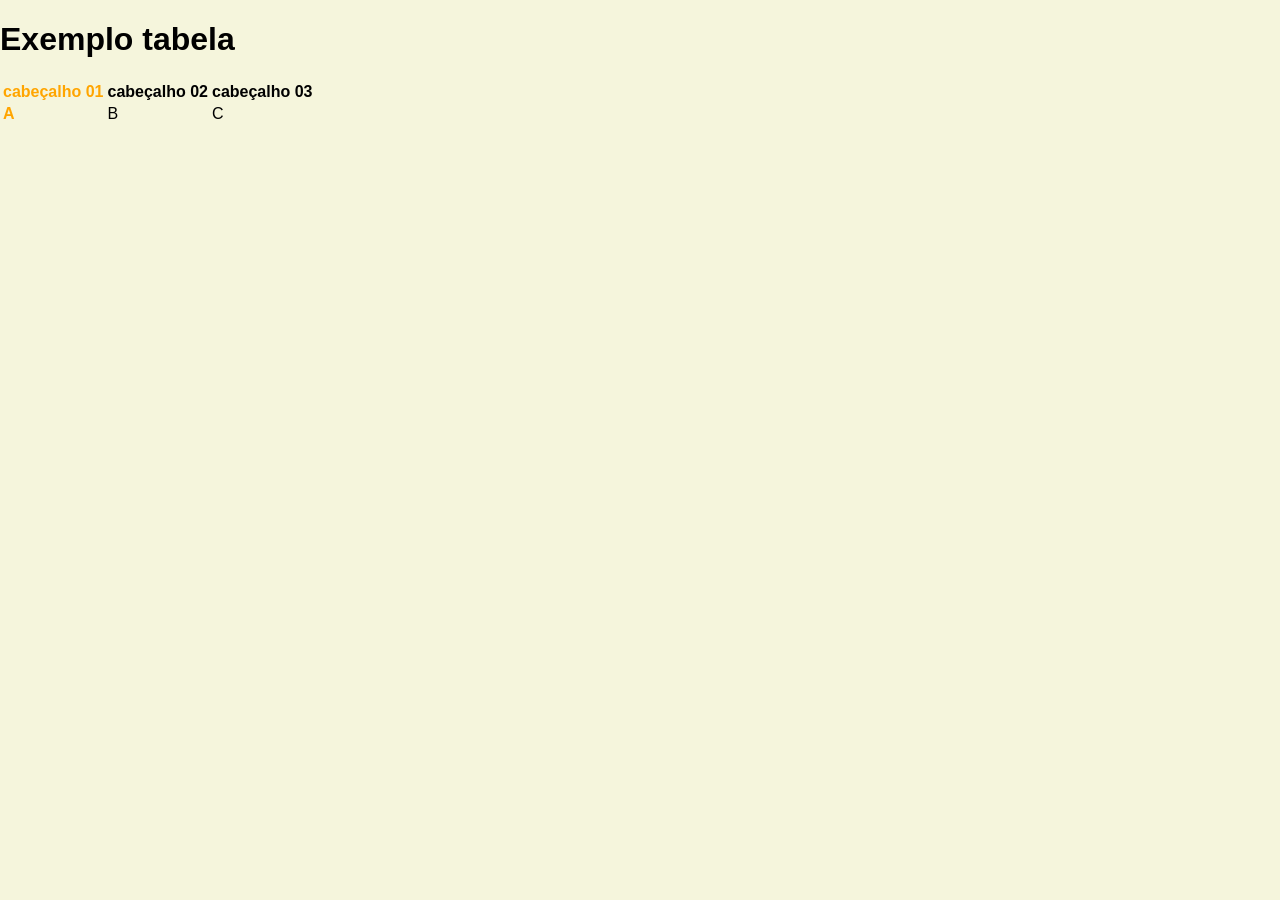
<file: Aula 4/tabela.html>
<!DOCTYPE html>
<html lang="en">
<head>
    <meta charset="UTF-8">
    <meta name="viewport" content="width=device-width, initial-scale=1.0">
    <link rel="stylesheet" href="style1.css">
    <title>Exemplo tabela</title>
</head>
<body>
    <h1>Exemplo tabela</h1>
    <table >
        <thead>
            <tr>
                <th class="letra-laranja">cabeçalho 01</th>
                <th>cabeçalho 02</th>
                <th>cabeçalho 03</th>
            </tr>
        </thead>
        <tbody>
            <tr>
                <td class="letra-laranja">A</td>
                <td>B</td>
                <td>C</td>
            </tr>
        </tbody>


    </table>
</body>
</html>
</file>
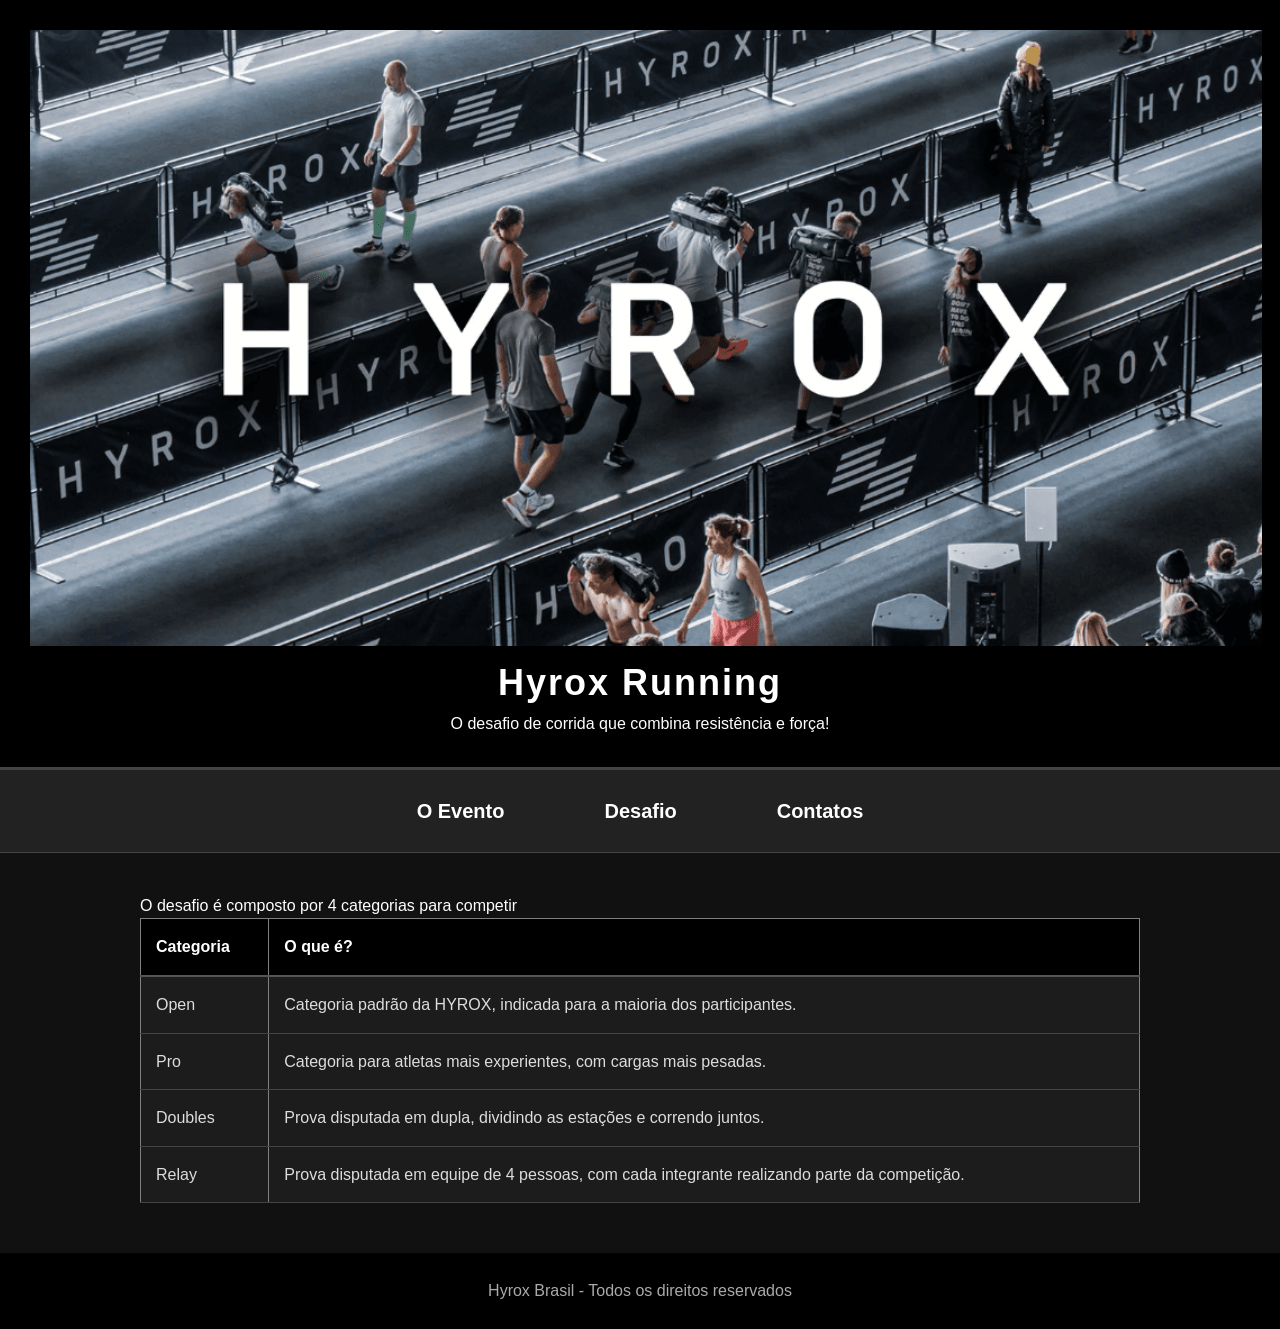
<file: Aula 6/pag2.html>
<!DOCTYPE html>
<html lang="pt-br">

<head>
    <meta charset="UTF-8">
    <meta name="viewport" content="width=device-width, initial-scale=1.0">
    <link rel="stylesheet" href="estilo.css">
    <title>Hyrox Running</title>
</head>

<body>
    <header>
        <img src="media/hyrox_fitness.png" alt="Hyrox Running">

        <h1>Hyrox Running</h1>
        <p>O desafio de corrida que combina resistência e força!</p>
    </header>

    <nav>
        <ul>
            <li><a href="index.html">O Evento</a></li>
            <li><a href="pag2.html">Desafio</a></li>
            <li><a href="pag3.html">Contatos</a></li>
        </ul>
    </nav>

    <main>
        <p>
            O desafio é composto por 4 categorias para competir
        </p>

        <table border="1">
            <tr>
                <th>Categoria</th>
                <th>O que é?</th>
            </tr>
        
            <tr>
                <td>Open</td>
                <td>Categoria padrão da HYROX, indicada para a maioria dos participantes.</td>
            </tr>
        
            <tr>
                <td>Pro</td>
                <td>Categoria para atletas mais experientes, com cargas mais pesadas.</td>
            </tr>
        
            <tr>
                <td>Doubles</td>
                <td>Prova disputada em dupla, dividindo as estações e correndo juntos.</td>
            </tr>
        
            <tr>
                <td>Relay</td>
                <td>Prova disputada em equipe de 4 pessoas, com cada integrante realizando parte da competição.</td>
            </tr>
        </table>
        
    </main>

    <footer>
        <p>Hyrox Brasil - Todos os direitos reservados</p>  
      </footer>


</body>

</html>
</file>
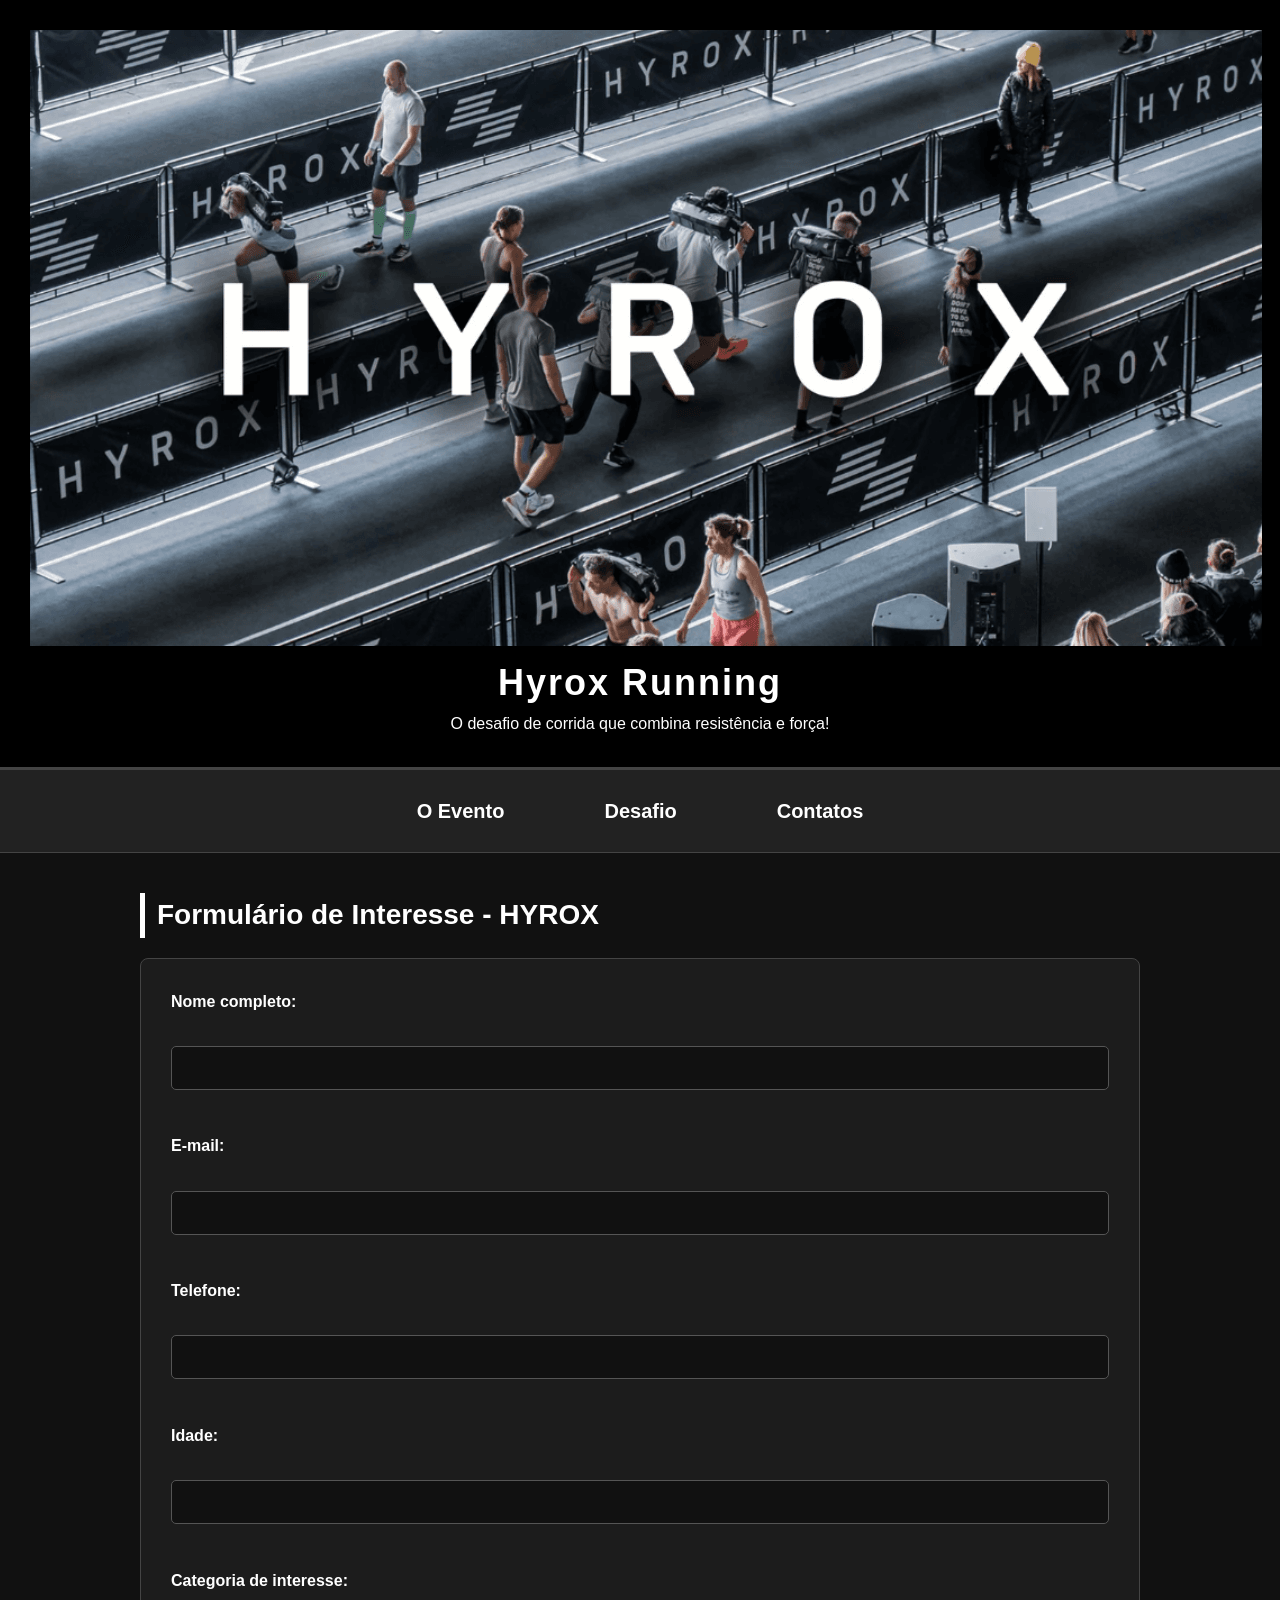
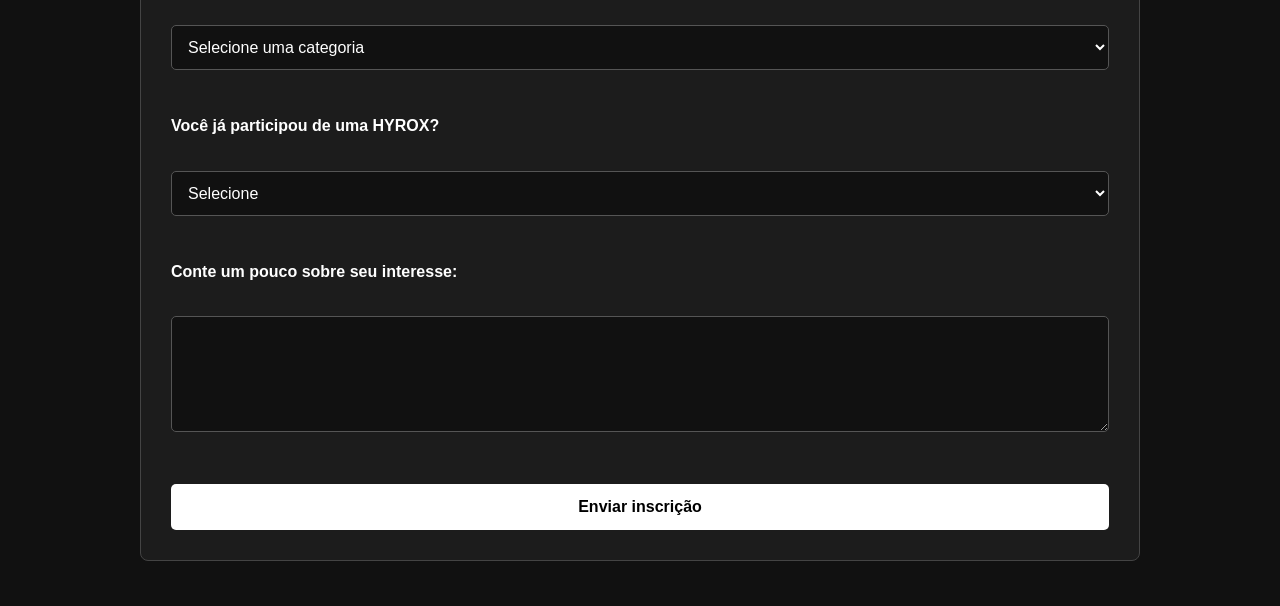
<file: Aula 6/pag3.html>
<!DOCTYPE html>
<html lang="pt-br">

<head>
    <meta charset="UTF-8">
    <meta name="viewport" content="width=device-width, initial-scale=1.0">
    <link rel="stylesheet" href="estilo.css">
    <title>Hyrox Running</title>
</head>

<body>
    <header>
        <img src="media/hyrox_fitness.png" alt="Hyrox Running">

        <h1>Hyrox Running</h1>
        <p>O desafio de corrida que combina resistência e força!</p>
    </header>

    <nav>
        <ul>
            <li><a href="index.html">O Evento</a></li>
            <li><a href="pag2.html">Desafio</a></li>
            <li><a href="pag3.html">Contatos</a></li>
        </ul>
    </nav>

    <main>

        <h2>Formulário de Interesse - HYROX</h2>

<form>
    <label for="nome">Nome completo:</label><br>
    <input type="text" id="nome" name="nome" required><br><br>

    <label for="email">E-mail:</label><br>
    <input type="email" id="email" name="email" required><br><br>

    <label for="telefone">Telefone:</label><br>
    <input type="tel" id="telefone" name="telefone"><br><br>

    <label for="idade">Idade:</label><br>
    <input type="number" id="idade" name="idade" min="16" required><br><br>

    <label for="categoria">Categoria de interesse:</label><br>
    <select id="categoria" name="categoria" required>
        <option value="">Selecione uma categoria</option>
        <option value="open">Open</option>
        <option value="pro">Pro</option>
        <option value="doubles">Doubles</option>
        <option value="relay">Relay</option>
    </select><br><br>

    <label for="experiencia">Você já participou de uma HYROX?</label><br>
    <select id="experiencia" name="experiencia">
        <option value="">Selecione</option>
        <option value="sim">Sim</option>
        <option value="nao">Não</option>
    </select><br><br>

    <label for="mensagem">Conte um pouco sobre seu interesse:</label><br>
    <textarea id="mensagem" name="mensagem" rows="5" cols="40"></textarea><br><br>

    <button type="submit">Enviar inscrição</button>
</form>

    </main>
</file>
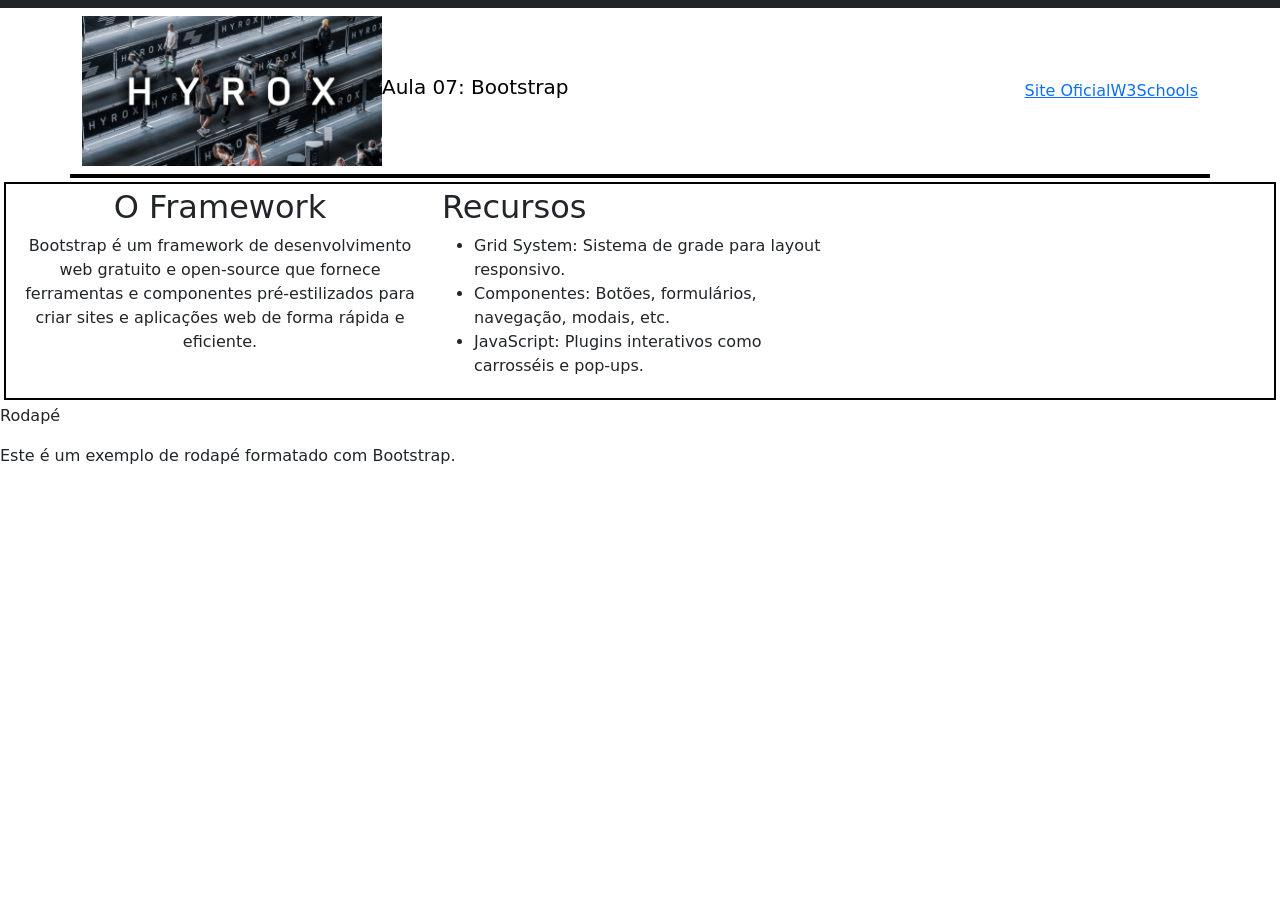
<file: Aula 7/bootstrap.html>
<!DOCTYPE html>
<html lang="pt-BR">
<head>
  <meta charset="UTF-8">
  <meta name="viewport" content="width=device-width, initial-scale=1.0">
  <title>Bootstrap</title>
  <style>
    .bordinha {
      border:  2px solid black;
    }
  </style>
  <link href="https://cdn.jsdelivr.net/npm/bootstrap@5.3.8/dist/css/bootstrap.min.css" rel="stylesheet" integrity="sha384-sRIl4kxILFvY47J16cr9ZwB07vP4J8+LH7qKQnuqkuIAvNWLzeN8tE5YBujZqJLB" crossorigin="anonymous">
  
</head>
<body>
  <header class="bg-dark p-1">
  </header>
  
  <nav class="navbar navbar-expand-md">
    <div class="container">
      <img src="media/hyrox_fitness.png" alt="Hyrox Running" width="300">
      <h1 class="navbar-brand">Aula 07: Bootstrap</h1>
      <div class="collapse navbar-collapse">
        <ul class="navbar-nav ms-auto">
          <li class="nav-item"><a class="nav-lin" href="https://getbootstrap.com/" target="_blank">Site Oficial</a></li>
          <li class="nav-item"><a class="nav-lin" href="https://www.w3schools.com/" target="_blank">W3Schools</a></li>
        </ul>

      </div>
      

    </div>
  </nav>

  <main>
    <section class="container bordinha"></section>
    <div class="row bordinha m-1 p-1">
    <div id="sobre" class="col-sm-12 col-md-6 col-lg-4 text-center">
      <h2>O Framework</h2>
      <p>Bootstrap é um framework de desenvolvimento web gratuito e open-source que fornece ferramentas e componentes pré-estilizados para criar sites e aplicações web de forma rápida e eficiente.</p>
    </div>
    <div class="col-sm-12 col-md-6 col-lg-4">
      <h2>Recursos</h2>
      <ul>
        <li>Grid System: Sistema de grade para layout responsivo.</li>
        <li>Componentes: Botões, formulários, navegação, modais, etc.</li>
        <li>JavaScript: Plugins interativos como carrosséis e pop-ups.</li>
      </ul>
      </div>
    </div>
    <div class="col-sm-12 col-md-6 col-lg-4">
    </div>
  </main>

  <footer>
    <p>Rodapé</p>
    <p>Este é um exemplo de rodapé formatado com Bootstrap.</p>
  </footer>
</body>
<script src="https://cdn.jsdelivr.net/npm/bootstrap@5.3.8/dist/js/bootstrap.bundle.min.js" integrity="sha384-FKyoEForCGlyvwx9Hj09JcYn3nv7wiPVlz7YYwJrWVcXK/BmnVDxM+D2scQbITxI" crossorigin="anonymous"></script>
</html>
</file>
<file: Aula 4/style1.css>
@import url('https://fonts.googleapis.com/css2?family=Elms+Sans:ital,wght@0,100..900;1,100..900&display=swap');


:root {
    --preto: #222;
    --vermelho: red;
    --branco:  rgba(255, 255, 255, 0.904);
    --verde: rgb(48, 238, 48);
}


body {
    font-family: Arial, Helvetica, sans-serif;
    background-color: beige;
    color: black;
    margin: 0;
}

#logotipo {
    max-width: 400px;
    margin: 0;
}


header {
    background-color: black;
    color: blanchedalmond;
    padding: 20px;
    border-color: 4px solid red;
    text-align: center;
}

header p {
font-family: "Jacquard 24";
font-size: xx-large;
}

header h1 {
    margin: 0 0 5px 0;
}

nav ul {
    list-style-type: none;
    padding: 0;
    margin: 0;
    text-align: center;
    font-family:"Jacquard 24" ;
    font-weight: bold;
    font-size: 50px;
}

nav li {
    display: inline-block;
    margin-right: 15px;
}

nav a {
    text-decoration: none;
    color: blueviolet;
    padding: 6px 10px;
    border-radius: 4px;
}

nav a:hover {
    background-color: crimson;
    color: antiquewhite;
}

main {
    padding: 20px;
    max-width: 900px;
    margin: 0 auto;
}

section h2 {
    border-left: 5px solid blue;
    padding-left: 10px;
}

video {
    max-width: 100%;
    border-radius: 6px;
}

footer {
    background-color: #222;
    color: white;
    text-align: center;
    padding: 20px;
    margin-top: 30px;
}


.letra-laranja{
    color: orange;
    font-weight: bold;
}

.tabela-edicoes th,
.tabela-edicoes td{
    border: 1px solid wheat;
    padding: 10px 12px;
    text-align: center;
}

#divisao{
    border: 10px solid rgb(83, 83, 245);
}

#topo{
    color: white;
    background-color: black;
}
section {
    margin: 150px;
    padding: 60px;
}
</file>
<file: Aula 6/estilo.css>
/* Configurações gerais */
* {
    margin: 0;
    padding: 0;
    box-sizing: border-box;
}

body {
    font-family: Arial, Helvetica, sans-serif;
    background-color: #111;
    color: #fff;
    line-height: 1.6;
}

/* Cabeçalho */
header {
    background-color: #000;
    padding: 30px;
    text-align: center;
    border-bottom: 2px solid #444;
}

header h1 {
    font-size: 36px;
    letter-spacing: 2px;
}

/* Conteúdo principal */
main {
    width: 90%;
    max-width: 1000px;
    margin: 40px auto;
}

h2 {
    margin-bottom: 20px;
    font-size: 28px;
    border-left: 5px solid #fff;
    padding-left: 12px;
}

/* Tabela */
table {
    width: 100%;
    border-collapse: collapse;
    margin-bottom: 50px;
    background-color: #1c1c1c;
}

th {
    background-color: #000;
    color: #fff;
    padding: 15px;
    text-align: left;
    border-bottom: 2px solid #555;
}

td {
    padding: 15px;
    border-bottom: 1px solid #444;
    color: #ddd;
}

tr:hover {
    background-color: #292929;
}

/* Formulário */
form {
    background-color: #1c1c1c;
    padding: 30px;
    border-radius: 8px;
    border: 1px solid #444;
}

label {
    display: block;
    margin-bottom: 6px;
    color: #fff;
    font-weight: bold;
}

input,
select,
textarea {
    width: 100%;
    padding: 12px;
    margin-bottom: 18px;
    background-color: #111;
    color: #fff;
    border: 1px solid #555;
    border-radius: 5px;
    font-size: 16px;
}

input:focus,
select:focus,
textarea:focus {
    outline: none;
    border-color: #fff;
}

/* Botão */
button {
    width: 100%;
    padding: 14px;
    background-color: #fff;
    color: #000;
    border: none;
    border-radius: 5px;
    font-size: 16px;
    font-weight: bold;
    cursor: pointer;
    transition: 0.3s;
}

button:hover {
    background-color: #ccc;
}

/* Rodapé */
footer {
    margin-top: 50px;
    padding: 25px;
    text-align: center;
    background-color: #000;
    color: #aaa;
}

nav {
    background-color: #222;
    padding: 15px 0;
    border-top: 1px solid #444;
    border-bottom: 1px solid #444;
}

nav ul {
    list-style: none;
    display: flex;
    justify-content: center;
    gap: 60px;
    margin: 0;
    padding: 0;
}

nav a {
    color: #fff;
    text-decoration: none;
    font-size: 20px;
    font-weight: bold;
    padding: 10px 20px;
    display: block;
    transition: 0.3s;
}

nav a:hover {
    background-color: #fff;
    color: #000;
    border-radius: 5px;
}
</file>
<file: Aula 3/style1.css>
@import url('https://fonts.googleapis.com/css2?family=Elms+Sans:ital,wght@0,100..900;1,100..900&display=swap');


:root {
    --preto: #222;
    --vermelho: red;
    --branco:  rgba(255, 255, 255, 0.904);
    --verde: rgb(48, 238, 48);
}


body {
    font-family: Arial, Helvetica, sans-serif;
    background-color: beige;
    color: black;
    margin: 0;
}

#logotipo {
    max-width: 400px;
    margin: 0;
}


header {
    background-color: black;
    color: blanchedalmond;
    padding: 20px;
    border-color: 4px solid red;
    text-align: center;
}

header p {
font-family: "Jacquard 24";
font-size: xx-large;
}

header h1 {
    margin: 0 0 5px 0;
}

nav ul {
    list-style-type: none;
    padding: 0;
    margin: 0;
}

nav li {
    display: inline-block;
    margin-right: 15px;
}

nav a {
    text-decoration: none;
    color: blueviolet;
    padding: 6px 10px;
    border-radius: 4px;
}

nav a:hover {
    background-color: crimson;
    color: antiquewhite;
}

main {
    padding: 20px;
    max-width: 900px;
    margin: 0 auto;
}

section h2 {
    border-left: 5px solid blue;
    padding-left: 10px;
}

video {
    max-width: 100%;
    border-radius: 6px;
}

footer {
    background-color:  red;
    color: antiquewhite;
    padding: 15px 20px;
    text-align: center;
}
</file>
<file: Aula 4/style2.css>
body {
    font-family: Arial, Helvetica, sans-serif;
    background-color: beige;
    color: black;
    margin: 0;
}

#logotipo {
    max-width: 400px;
    margin: 0;
}

header {
    background-color: black;
    color: blanchedalmond;
    padding: 20px;
    border-color: 4px solid red;
    text-align: center;
}

header p {
    font-family: "Jacquard 24";
    font-size: xx-large;
    }

    nav ul {
        list-style-type: none;
        padding: 0;
        margin: 0;
        text-align: center;
        font-family:"Jacquard 24" ;
        font-weight: bold;
        font-size: 50px;
    }

    nav li {
        display: inline-block;
        margin-right: 15px;
    }

    nav a {
        text-decoration: none;
        color: blueviolet;
        padding: 6px 10px;
        border-radius: 4px;
    }

    nav a:hover {
        background-color: crimson;
        color: antiquewhite;
    }

    section {
        border: 2px solid gray;
        margin: 150px;
        padding: 60px;
    }

    form {
        max-width: 600px;
        margin: 0 auto;
    }

    footer {
        background-color: #222;
        color: white;
        text-align: center;
        padding: 20px;
        margin-top: 30px;
    }
    
    footer p {
        margin: 5px;
    }

    .campo {
        margin-bottom: 25px;
        display: flex;
        flex-direction: column;
    }

    .campo label {
        display: block;
        margin-bottom: 8px;
        font-weight: bold;
        color: black;
        font-size: 18px;
    }

    .campo input {
        width: 100%;
        box-sizing: border-box;
        padding: 12px;
        border: 3px solid black;
        border-radius: 6px;
        background-color: #fffaf0;
        color: black;
        font-size: 16px;
    }

    .campo input:focus {
        outline: none;
        border-color: crimson;
        box-shadow: 0 0 8px rgba(220, 20, 60, 0.4);
    }

    select,
    textarea {
        padding: 8px 10px;
        border: 1px solid gray;
        border-radius: 4px;
        font-size: 1rem;
        font-family: inherit;
    }

    textarea {
        resize: vertical;
    }

    fieldset {
        border: 1px solid rgb(230, 230, 230);
        border-radius: 4px;
        padding: 10px 15px;
    }
</file>
<file: Aula 8/style.css>
/* ==========================================================
   STYLE.CSS
   Personalização do Bootstrap
   ========================================================== */

   :root {
    --street-dark: #151515;
    --street-yellow: #ffc107;
    --street-light: #f6f6f6;
  }
  
  body {
    background: var(--street-light);
    color: var(--street-dark);
  }
  
  .hero {
    background:
      radial-gradient(
        circle at 85% 20%,
        rgba(255, 193, 7, .30),
        transparent 35%
      ),
      #151515;
  
    color: white;
  }
  
  .section-label {
    color: #8a6500;
    font-size: .8rem;
    font-weight: 800;
    letter-spacing: .15em;
  }
  
  .product-card {
    border: 0;
    overflow: hidden;
    transition: transform .2s ease, box-shadow .2s ease;
  }
  
  .product-card:hover {
    transform: translateY(-5px);
    box-shadow: 0 1rem 2rem rgba(0, 0, 0, .12);
  }
  
  .product-placeholder {
    min-height: 180px;
    display: grid;
    place-items: center;
  
    background: #222;
    color: var(--street-yellow);
  
    font-size: 2rem;
    font-weight: 900;
    letter-spacing: .1em;
  }
  
  .price {
    font-size: 1.35rem;
    font-weight: 800;
  }
  
  .accordion {
    --bs-accordion-border-radius: 1rem;
  }
  
  .accordion-item {
    border: 1px solid #e4e4e4;
    margin-bottom: .75rem;
    border-radius: 1rem !important;
    overflow: hidden;
  }
  
  .accordion-button:not(.collapsed) {
    background: #fff3cd;
    color: var(--street-dark);
  }
  
  footer {
    background: var(--street-dark);
    color: white;
  }
</file>
